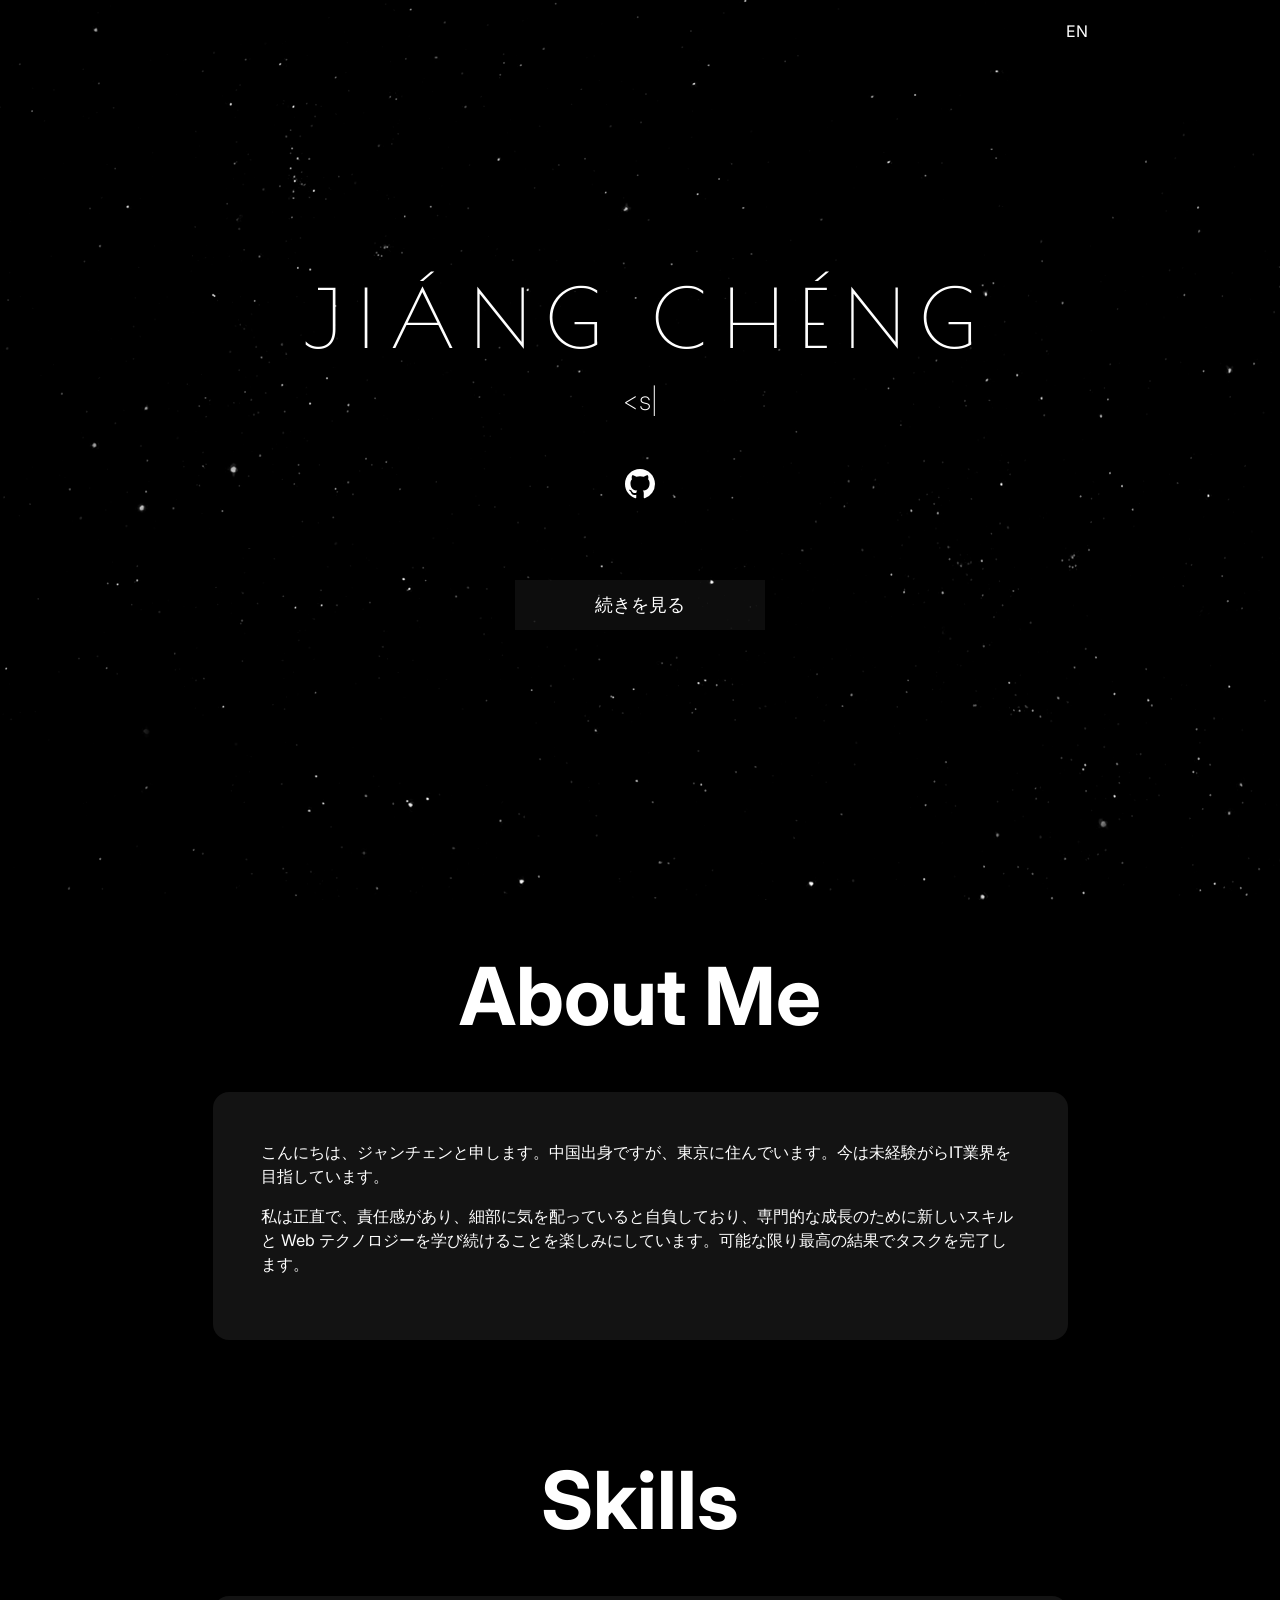
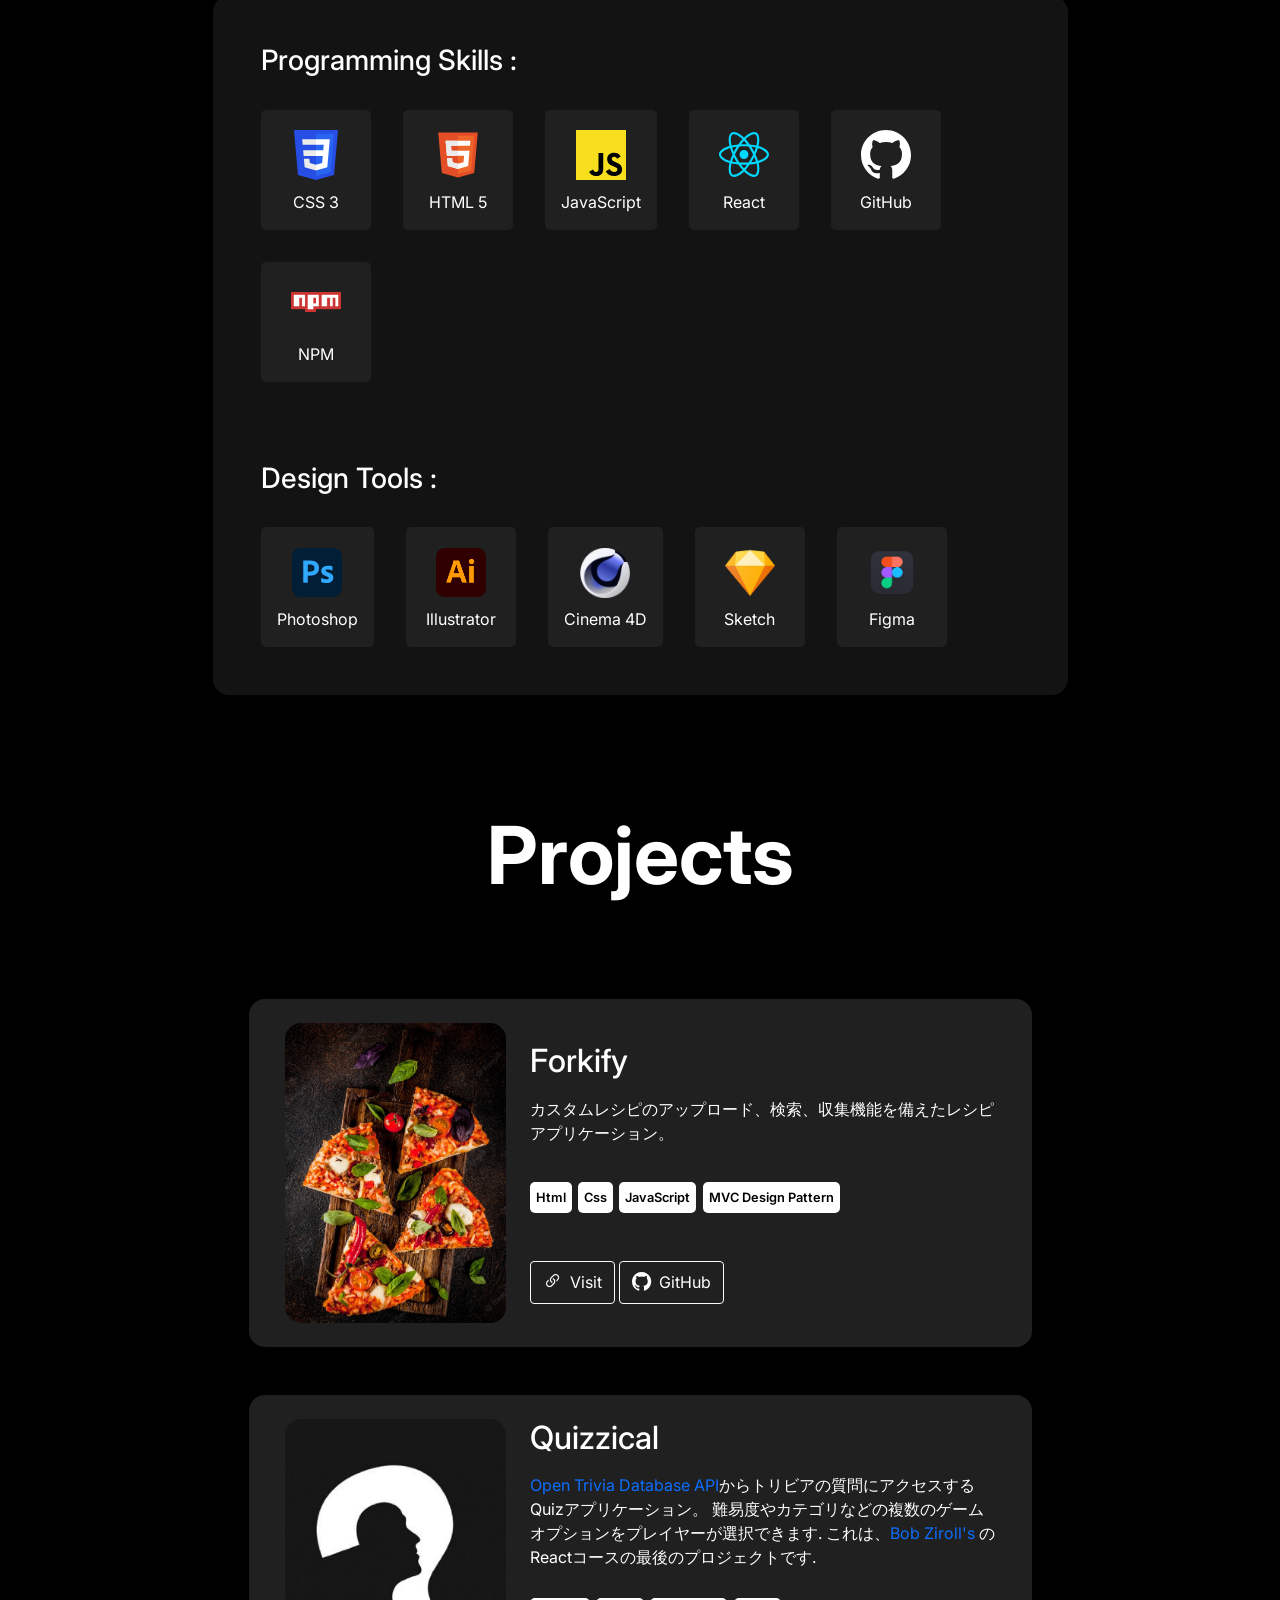
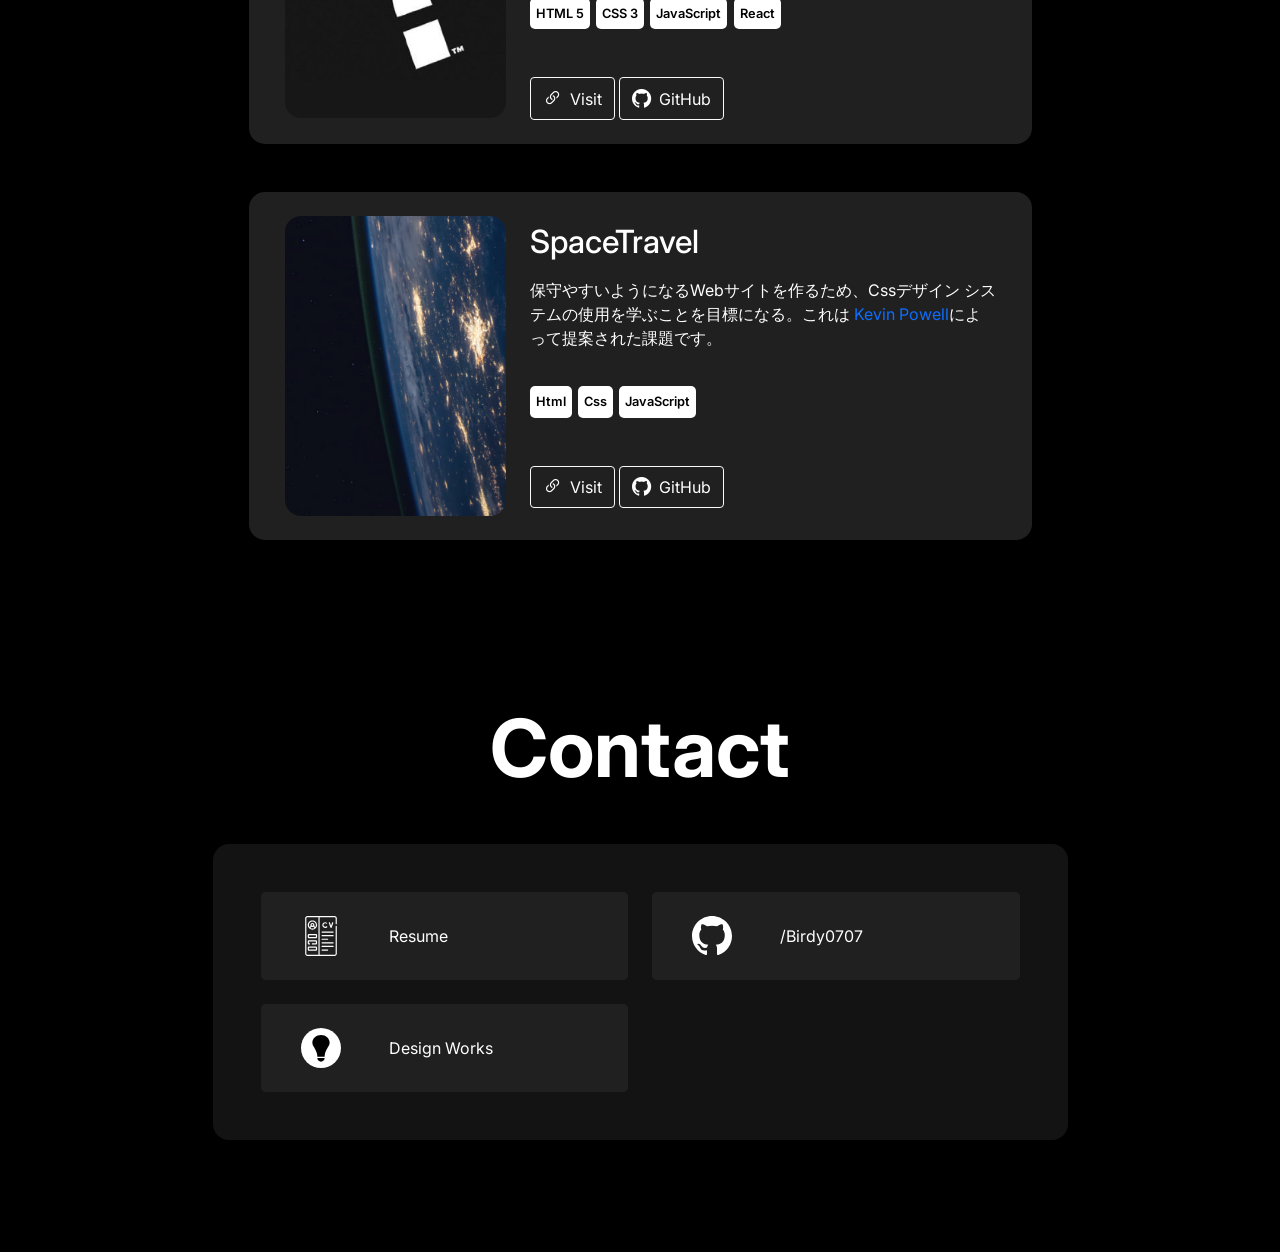
<file: index.html>
<!DOCTYPE html>
<html lang="es">
  <head>
    <meta charset="UTF-8" />
    <meta http-equiv="X-UA-Compatible" content="IE=edge" />
    <meta name="viewport" content="width=device-width, initial-scale=1.0" />
    <title>ジャンチェン</title>
    <meta
      name="description"
      content="こんにちは、ジャンチェンと申します。宜しくお願いします"
    />
    <meta
      name="image"
      property="og:image"
      content="https://gastonperez.ar/img/og-image.jpg"
    />
    <meta
      name="keywords"
      content="gaston perez, desarrollador web, web developer, dev, developer, resume, cv, portfolio"
    />
    <meta name="robots" content="index, follow" />
    <meta name="author" content="Gaston Perez" />
    <link rel="shortcut icon" href="favicon.png" type="image/x-icon" />
    <link rel="stylesheet" href="css/bootstrap.min.css" />
    <link rel="stylesheet" href="css/animate.min.css" />
    <link rel="stylesheet" href="css/styles.css" />
    <link rel="stylesheet" href="css/sweetalert2-dark-theme.css" />
    <script
      async
      src="https://www.googletagmanager.com/gtag/js?id=G-XEV41WTDQB"
    ></script>
    <script src="js/gtag.js"></script>
  </head>

  <body>
    <header>
      <div class="stars"></div>
      <div class="twinkling"></div>

      <a href="/en" class="btn-language">EN</a>

      <div
        class="name-container d-flex flex-column align-items-center justify-content-center"
      >
        <h1
          class="name text-nowrap text-uppercase animate__animated animate__fadeInDown delay-300ms"
        >
          Ji&aacute;ng ch&eacute;ng
        </h1>

        <div
          class="job-container animate__animated animate__fadeInLeftBig delay-800ms"
        >
          <h2 id="typed-job" class="job"></h2>
        </div>

        <ul
          class="header-links p-0 d-flex justify-content-between align-items-center"
        >
          <li></li>
          <li>
            <div class="animate__animated animate__fadeInDown delay-6500ms">
              <a href="https://github.com/B1rdy0707" target="_blank">
                <img src="img/skills/github.svg" alt="github" />
              </a>
            </div>
          </li>
          <li></li>
        </ul>

        <div
          class="animate__animated animate__zoomIn delay-7500ms btn-seeMore-box btn-seeMore-anim"
        >
          <button class="btn-seeMore">続きを見る</button>
        </div>
      </div>
    </header>

    <main>
      <div class="container pt-5">
        <section id="about" class="mb-6">
          <div class="row">
            <h2 class="mb-5 text-center display-1 fw-bold">About Me</h2>

            <div
              class="col-11 col-lg-9 p-4 p-sm-5 m-auto bg-secondary border-radius-1em"
            >
              <p>
                こんにちは、ジャンチェンと申します。中国出身ですが、東京に住んでいます。今は未経験がらIT業界を目指しています。
              </p>

              <p>
                私は正直で、責任感があり、細部に気を配っていると自負しており、専門的な成長のために新しいスキルと
                Web
                テクノロジーを学び続けることを楽しみにしています。可能な限り最高の結果でタスクを完了します。
              </p>
            </div>
          </div>
        </section>

        <section id="skills" class="mb-6">
          <div class="row">
            <h2 class="mb-5 text-center display-1 fw-bold">Skills</h2>

            <div
              class="col-11 col-lg-9 p-4 p-sm-5 m-auto bg-secondary border-radius-1em"
            >
              <div class="skills">
                <h3>Programming Skills :</h3>
                <ul>
                  <li>
                    <img src="img/skills/css-3.svg" alt="css3" />
                    <p>CSS 3</p>
                  </li>
                  <li>
                    <img src="img/skills/html-5.svg" alt="html5" />
                    <p>HTML 5</p>
                  </li>
                  <li>
                    <img src="img/skills/javascript.svg" alt="javascript" />
                    <p>JavaScript</p>
                  </li>
                  <li>
                    <img src="img/skills/react.svg" alt="react" />
                    <p>React</p>
                  </li>
                  <li>
                    <img src="img/skills/github.svg" alt="github" />
                    <p>GitHub</p>
                  </li>
                  <li>
                    <img src="img/skills/npm.png" alt="npm" />
                    <p>NPM</p>
                  </li>
                </ul>

                <h3>Design Tools :</h3>
                <ul>
                  <li>
                    <img src="img/skills/adobe-photoshop.svg" alt="photoshop" />
                    <p>Photoshop</p>
                  </li>
                  <li>
                    <img src="img/skills/illustrator.png" alt="trello" />
                    <p>Illustrator</p>
                  </li>
                  <li>
                    <img src="img/skills/Cinema4D.png" alt="uml" />
                    <p>Cinema 4D</p>
                  </li>
                  <li>
                    <img src="img/skills/sketch.png" alt="git" />
                    <p>Sketch</p>
                  </li>
                  <li>
                    <img src="img/skills/figma.png" alt="git" />
                    <p>Figma</p>
                  </li>
                </ul>
              </div>
            </div>
          </div>
        </section>

        <section id="projects" class="mb-6">
          <div class="row">
            <h2 class="mb-5 text-center display-1 fw-bold">Projects</h2>
            <!-- bg-secondary border-radius-1em -->
            <div class="col-11 col-lg-9 p-4 p-xl-5 m-auto">
              <article
                class="row p-1 pb-4 p-md-4 bg-tertiary border-radius-1em d-flex justify-content-between align-items-center"
              >
                <div class="col-12 col-lg-4 my-4 my-lg-0">
                  <img
                    src="img/projects/forkify.png"
                    alt="CoMAP"
                    class="img-fluid project-img"
                  />
                </div>

                <div class="col-12 col-lg-8">
                  <h2 class="mb-3">Forkify</h2>

                  <p class="mb-5 mb-md-4">
                    カスタムレシピのアップロード、検索、収集機能を備えたレシピアプリケーション。
                  </p>
                  <ul class="mb-5 tech-used">
                    <li>Html</li>
                    <li>Css</li>
                    <li>JavaScript</li>
                    <li>MVC Design Pattern</li>
                  </ul>

                  <div class="text-center text-md-start">
                    <a
                      href="https://forallpizza.netlify.app/"
                      target="_blank"
                      class="btn btn-outline-light project-btn"
                    >
                      <div
                        class="d-flex justify-content-center align-items-center"
                      >
                        <i class="bi bi-link-45deg me-2"></i>
                        <p class="m-0">Visit</p>
                      </div>
                    </a>

                    <a
                      href="https://github.com/B1rdy0707/forkify"
                      target="_blank"
                      class="btn btn-outline-light project-btn"
                    >
                      <div
                        class="d-flex justify-content-center align-items-center"
                      >
                        <i class="bi bi-github me-2"></i>
                        <p class="m-0">GitHub</p>
                      </div>
                    </a>
                  </div>
                </div>
              </article>

              <article
                class="row mt-5 p-1 pb-4 p-md-4 bg-tertiary border-radius-1em d-flex justify-content-between"
              >
                <div class="col-12 col-lg-4 my-4 my-lg-0">
                  <img
                    src="img/projects/quzzical.png"
                    alt="quizzical"
                    class="img-fluid project-img"
                  />
                </div>

                <div class="col-12 col-lg-8">
                  <h2 class="mb-3">Quizzical</h2>

                  <p class="mb-4 mb-md-3">
                    <a href="https://opentdb.com/" target="_blank"
                      >Open Trivia Database API</a
                    >からトリビアの質問にアクセスするQuizアプリケーション。
                    難易度やカテゴリなどの複数のゲーム
                    オプションをプレイヤーが選択できます. これは、<a
                      href="https://scrimba.com/learn/learnreact"
                      target="_blank"
                      >Bob Ziroll's</a
                    >
                    のReactコースの最後のプロジェクトです.
                  </p>

                  <ul class="mb-5 tech-used">
                    <li>HTML 5</li>
                    <li>CSS 3</li>
                    <li>JavaScript</li>
                    <li>React</li>
                  </ul>

                  <div class="text-center text-md-start">
                    <a
                      href="https://quizzical-scrimba.vercel.app/"
                      target="_blank"
                      class="btn btn-outline-light project-btn"
                    >
                      <div
                        class="d-flex justify-content-center align-items-center"
                      >
                        <i class="bi bi-link-45deg me-2"></i>
                        <p class="m-0">Visit</p>
                      </div>
                    </a>

                    <a
                      href="https://github.com/B1rdy0707/Quizzical"
                      target="_blank"
                      class="btn btn-outline-light project-btn"
                    >
                      <div
                        class="d-flex justify-content-center align-items-center"
                      >
                        <i class="bi bi-github me-2"></i>
                        <p class="m-0">GitHub</p>
                      </div>
                    </a>
                  </div>
                </div>
              </article>
              <article
                class="row mt-5 p-1 pb-4 p-md-4 bg-tertiary border-radius-1em d-flex justify-content-between align-items-center"
              >
                <div class="col-12 col-lg-4 my-4 my-lg-0">
                  <img
                    src="img/projects/space.jpg"
                    alt="Mercado Libre"
                    class="img-fluid project-img"
                  />
                </div>

                <div class="col-12 col-lg-8">
                  <h2 class="mb-3">SpaceTravel</h2>

                  <p class="mb-5 mb-md-4">
                    保守やすいようになるWebサイトを作るため、Cssデザイン
                    システムの使用を学ぶことを目標になる。これは
                    <a
                      href="https://scrimba.com/learn/spacetravel"
                      target="_blank"
                      >Kevin Powell</a
                    >によって提案された課題です。
                  </p>
                  <ul class="mb-5 tech-used">
                    <li>Html</li>
                    <li>Css</li>
                    <li>JavaScript</li>
                  </ul>

                  <div class="text-center text-md-start">
                    <a
                      href="https://spacewebsitebyenari.netlify.app/"
                      target="_blank"
                      class="btn btn-outline-light project-btn"
                    >
                      <div
                        class="d-flex justify-content-center align-items-center"
                      >
                        <i class="bi bi-link-45deg me-2"></i>
                        <p class="m-0">Visit</p>
                      </div>
                    </a>

                    <a
                      href="https://github.com/B1rdy0707/Space-website"
                      target="_blank"
                      class="btn btn-outline-light project-btn"
                    >
                      <div
                        class="d-flex justify-content-center align-items-center"
                      >
                        <i class="bi bi-github me-2"></i>
                        <p class="m-0">GitHub</p>
                      </div>
                    </a>
                  </div>
                </div>
              </article>
            </div>
          </div>
        </section>

        <section id="contact" class="mb-6">
          <div class="row">
            <h2 class="mb-5 text-center display-1 fw-bold">Contact</h2>

            <div
              class="col-11 col-lg-9 p-3 p-md-4 p-xl-5 m-auto bg-secondary border-radius-1em"
            >
              <div class="row g-4">
                <div class="col-12 col-md-6">
                  <a
                    href="img/resume/JIANGCHENG_Resume.pdf"
                    target="_blank"
                    class="p-4 bg-tertiary rounded-3 btn-contact d-flex justify-content-start align-items-center"
                  >
                    <!-- Icon designed by https://www.freepik.com from www.flaticon.es -->
                    <img
                      src="img/contact/cv.svg"
                      alt="resume"
                      class="contact-icon ms-sm-3 ms-md-0 ms-xl-3 me-3 me-sm-5 me-md-3 me-xl-5"
                    />
                    <p class="m-0 fs-0 fs-md-5">Resume</p>
                  </a>
                </div>

                <div class="col-12 col-md-6">
                  <a
                    href="https://github.com/B1rdy0707"
                    target="_blank"
                    class="p-4 bg-tertiary rounded-3 btn-contact d-flex justify-content-start align-items-center"
                  >
                    <img
                      src="img/skills/github.svg"
                      alt="github"
                      class="contact-icon ms-sm-3 ms-md-0 ms-xl-3 me-3 me-sm-5 me-md-3 me-xl-5"
                    />
                    <p class="m-0 fs-0 fs-md-5">/Birdy0707</p>
                  </a>
                </div>

                <div class="col-12 col-md-6">
                  <a
                    href="https://enariportfolio.netlify.app/index.html"
                    target="_blank"
                    class="p-4 bg-tertiary rounded-3 btn-contact d-flex justify-content-start align-items-center"
                  >
                    <img
                      src="img/contact/design.svg"
                      alt="github"
                      class="contact-icon ms-sm-3 ms-md-0 ms-xl-3 me-3 me-sm-5 me-md-3 me-xl-5"
                    />
                    <p class="m-0 fs-0 fs-md-5">Design Works</p>
                  </a>
                </div>
              </div>
            </div>
          </div>
        </section>
      </div>
    </main>

    <script src="js/bootstrap.bundle.min.js"></script>
    <script src="js/enable-tooltips.js"></script>
    <script src="js/btn-seeMore.js"></script>
    <script src="js/typed.js"></script>
    <script src="js/typed-job.js"></script>
    <script src="js/sweetalert2.min.js"></script>
    <script src="js/project-img-zoom.js"></script>
  </body>
</html>
</file>
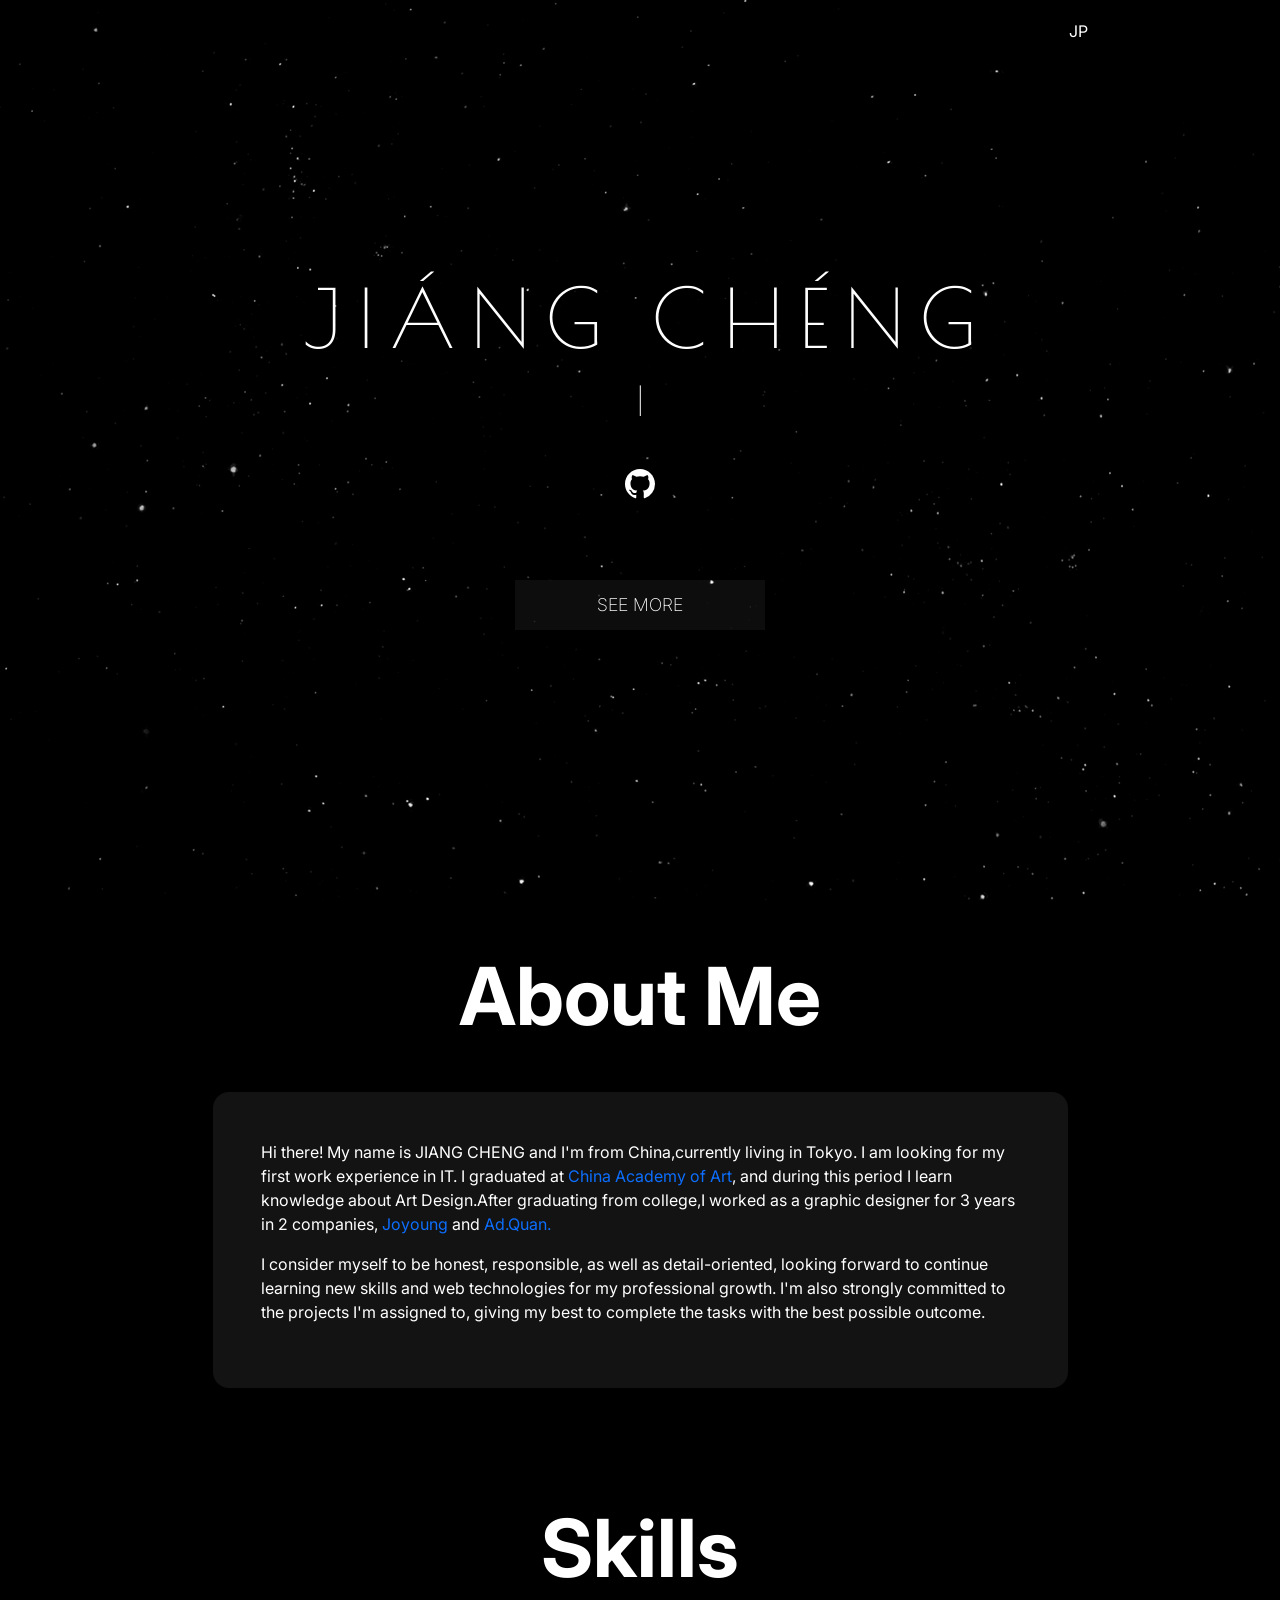
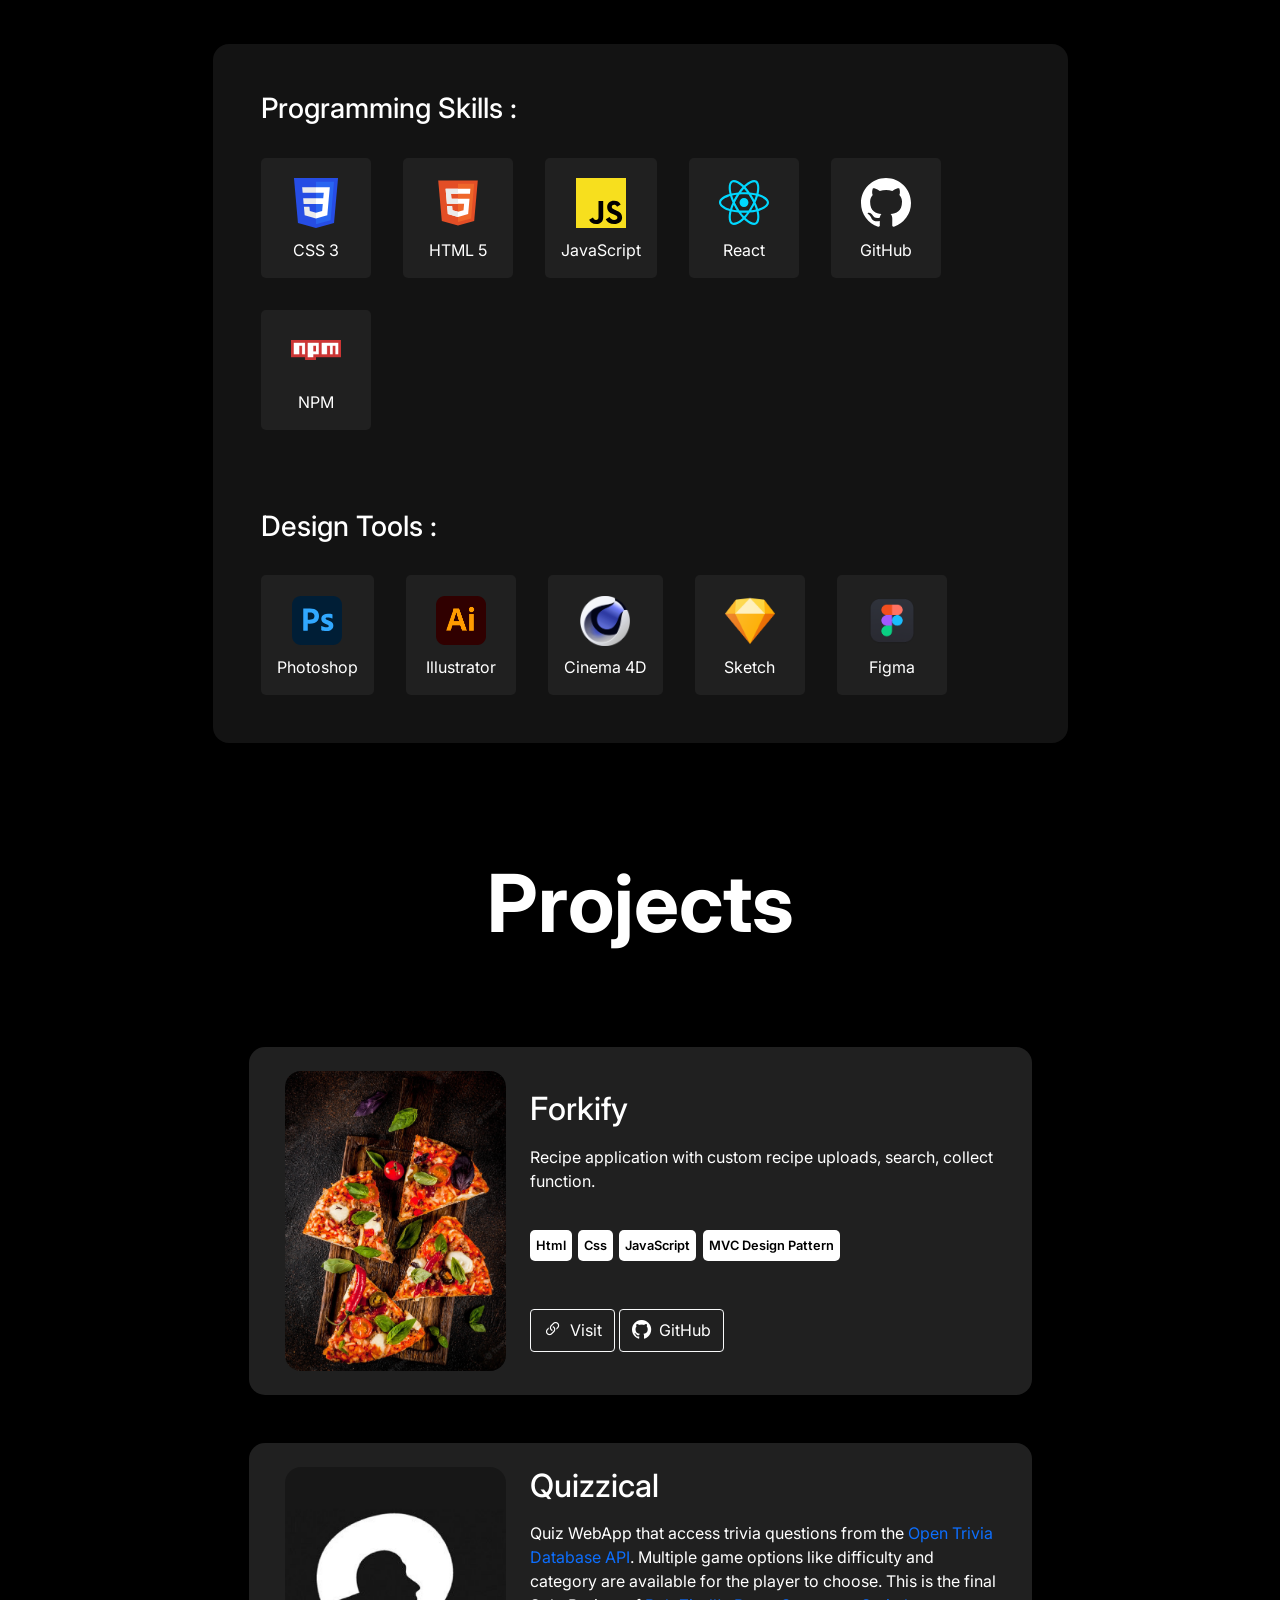
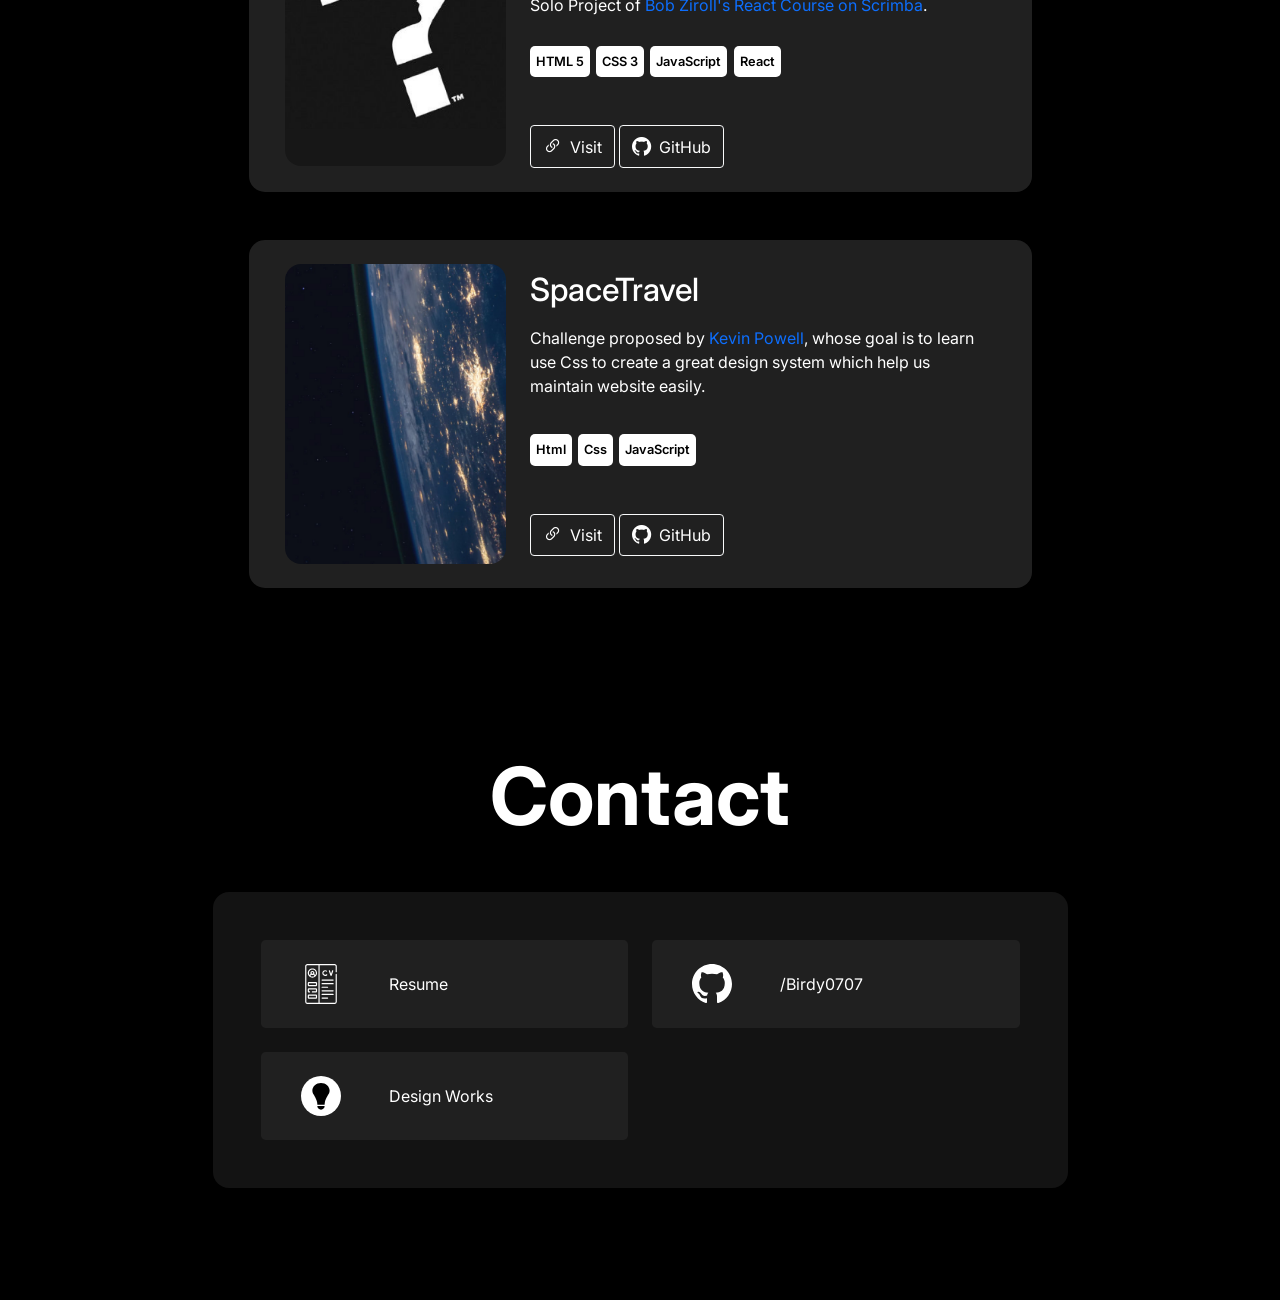
<file: en.html>
<!DOCTYPE html>
<html lang="en">
  <head>
    <meta charset="UTF-8" />
    <meta http-equiv="X-UA-Compatible" content="IE=edge" />
    <meta name="viewport" content="width=device-width, initial-scale=1.0" />
    <title>Ji&aacute;ng Ch&eacute;ng</title>
    <meta
      name="description"
      content="Hi there! My name is JiangCheng, I'm a Web Developer and I'm from China but currently living in Tokyo."
    />
    <meta name="image" property="og:image" />
    <meta
      name="keywords"
      content="web developer, dev, developer, resume, cv, portfolio"
    />
    <meta name="robots" content="index, follow" />
    <meta name="author" content="Gaston Perez" />
    <link rel="shortcut icon" href="favicon.png" type="image/x-icon" />
    <link rel="stylesheet" href="css/bootstrap.min.css" />
    <link rel="stylesheet" href="css/animate.min.css" />
    <link rel="stylesheet" href="css/styles.css" />
    <link rel="stylesheet" href="css/sweetalert2-dark-theme.css" />
    <script
      async
      src="https://www.googletagmanager.com/gtag/js?id=G-XEV41WTDQB"
    ></script>
    <script src="js/gtag.js"></script>
  </head>

  <body>
    <header>
      <div class="stars"></div>
      <div class="twinkling"></div>

      <a href="/" class="btn-language">JP</a>

      <div
        class="name-container d-flex flex-column align-items-center justify-content-center"
      >
        <h1
          class="name text-nowrap text-uppercase animate__animated animate__fadeInDown delay-300ms"
        >
          Ji&aacute;ng Ch&eacute;ng
        </h1>

        <div
          class="job-container animate__animated animate__fadeInLeftBig delay-800ms"
        >
          <h2 id="typed-job" class="job"></h2>
        </div>

        <ul
          class="header-links p-0 d-flex justify-content-between align-items-center"
        >
          <li>
            <!-- <div class="animate__animated animate__fadeInDown delay-6s">
              <a
                href="https://www.linkedin.com/in/gaston-ezequiel-perez/"
                target="_blank"
              >
                <img src="img/contact/linkedin.svg" alt="linkedin" />
              </a>
            </div> -->
          </li>
          <li>
            <div class="animate__animated animate__fadeInDown delay-6500ms">
              <a href="https://github.com/B1rdy0707" target="_blank">
                <img src="img/skills/github.svg" alt="github" />
              </a>
            </div>
          </li>
          <li>
            <!-- <div class="animate__animated animate__fadeInDown delay-7s">
              <a href="mailto:contact@gastonperez.ar">
                <img src="img/contact/email.svg" alt="email" />
              </a>
            </div> -->
          </li>
        </ul>

        <div
          class="animate__animated animate__zoomIn delay-7500ms btn-seeMore-box btn-seeMore-anim"
        >
          <button class="btn-seeMore">See More</button>
        </div>
      </div>
    </header>

    <main>
      <div class="container pt-5">
        <section id="about" class="mb-6">
          <div class="row">
            <h2 class="mb-5 text-center display-1 fw-bold">About Me</h2>

            <div
              class="col-11 col-lg-9 p-4 p-sm-5 m-auto bg-secondary border-radius-1em"
            >
              <p>
                Hi there! My name is JIANG CHENG and I'm from China,currently
                living in Tokyo. I am looking for my first work experience in
                IT. I graduated at
                <a
                  href="https://en.caa.edu.cn/about/schoolsdepartments/schoolofdesign/201712/12694.html"
                  target="_blank"
                  >China Academy of Art</a
                >, and during this period I learn knowledge about Art
                Design.After graduating from college,I worked as a graphic
                designer for 3 years in 2 companies,
                <a href="https://us.joyoung.com/" target="_blank">Joyoung</a>
                and
                <a href="https://en.adquan.com/" target="_blank">Ad.Quan.</a>
              </p>
              <p>
                I consider myself to be honest, responsible, as well as
                detail-oriented, looking forward to continue learning new skills
                and web technologies for my professional growth. I'm also
                strongly committed to the projects I'm assigned to, giving my
                best to complete the tasks with the best possible outcome.
              </p>
            </div>
          </div>
        </section>

        <section id="skills" class="mb-6">
          <div class="row">
            <h2 class="mb-5 text-center display-1 fw-bold">Skills</h2>

            <div
              class="col-11 col-lg-9 p-4 p-sm-5 m-auto bg-secondary border-radius-1em"
            >
              <div class="skills">
                <h3>Programming Skills :</h3>
                <ul>
                  <li>
                    <img src="img/skills/css-3.svg" alt="css3" />
                    <p>CSS 3</p>
                  </li>
                  <li>
                    <img src="img/skills/html-5.svg" alt="html5" />
                    <p>HTML 5</p>
                  </li>
                  <li>
                    <img src="img/skills/javascript.svg" alt="javascript" />
                    <p>JavaScript</p>
                  </li>
                  <li>
                    <img src="img/skills/react.svg" alt="react" />
                    <p>React</p>
                  </li>
                  <li>
                    <img src="img/skills/github.svg" alt="github" />
                    <p>GitHub</p>
                  </li>
                  <li>
                    <img src="img/skills/npm.png" alt="npm" />
                    <p>NPM</p>
                  </li>
                </ul>

                <h3>Design Tools :</h3>
                <ul>
                  <li>
                    <img src="img/skills/adobe-photoshop.svg" alt="photoshop" />
                    <p>Photoshop</p>
                  </li>
                  <li>
                    <img src="img/skills/illustrator.png" alt="trello" />
                    <p>Illustrator</p>
                  </li>
                  <li>
                    <img src="img/skills/Cinema4D.png" alt="uml" />
                    <p>Cinema 4D</p>
                  </li>
                  <li>
                    <img src="img/skills/sketch.png" alt="git" />
                    <p>Sketch</p>
                  </li>
                  <li>
                    <img src="img/skills/figma.png" alt="git" />
                    <p>Figma</p>
                  </li>
                </ul>
              </div>
            </div>
          </div>
        </section>

        <section id="projects" class="mb-6">
          <div class="row">
            <h2 class="mb-5 text-center display-1 fw-bold">Projects</h2>
            <!-- bg-secondary border-radius-1em -->
            <div class="col-11 col-lg-9 p-4 p-xl-5 m-auto">
              <article
                class="row p-1 pb-4 p-md-4 bg-tertiary border-radius-1em d-flex justify-content-between align-items-center"
              >
                <div class="col-12 col-lg-4 my-4 my-lg-0">
                  <img
                    src="img/projects/forkify.png"
                    alt="CoMAP"
                    class="img-fluid project-img"
                  />
                </div>

                <div class="col-12 col-lg-8">
                  <h2 class="mb-3">Forkify</h2>

                  <p class="mb-5 mb-md-4">
                    Recipe application with custom recipe uploads, search,
                    collect function.
                  </p>
                  <ul class="mb-5 tech-used">
                    <li>Html</li>
                    <li>Css</li>
                    <li>JavaScript</li>
                    <li>MVC Design Pattern</li>
                  </ul>

                  <div class="text-center text-md-start">
                    <a
                      href="https://forallpizza.netlify.app/"
                      target="_blank"
                      class="btn btn-outline-light project-btn"
                    >
                      <div
                        class="d-flex justify-content-center align-items-center"
                      >
                        <i class="bi bi-link-45deg me-2"></i>
                        <p class="m-0">Visit</p>
                      </div>
                    </a>

                    <a
                      href="https://github.com/B1rdy0707/forkify"
                      target="_blank"
                      class="btn btn-outline-light project-btn"
                    >
                      <div
                        class="d-flex justify-content-center align-items-center"
                      >
                        <i class="bi bi-github me-2"></i>
                        <p class="m-0">GitHub</p>
                      </div>
                    </a>
                  </div>
                </div>
              </article>

              <article
                class="row mt-5 p-1 pb-4 p-md-4 bg-tertiary border-radius-1em d-flex justify-content-between"
              >
                <div class="col-12 col-lg-4 my-4 my-lg-0">
                  <img
                    src="img/projects/quzzical.png"
                    alt="quizzical"
                    class="img-fluid project-img"
                  />
                </div>

                <div class="col-12 col-lg-8">
                  <h2 class="mb-3">Quizzical</h2>

                  <p class="mb-4 mb-md-3">
                    Quiz WebApp that access trivia questions from the
                    <a href="https://opentdb.com/" target="_blank"
                      >Open Trivia Database API</a
                    >. Multiple game options like difficulty and category are
                    available for the player to choose. This is the final Solo
                    Project of
                    <a
                      href="https://scrimba.com/learn/learnreact"
                      target="_blank"
                      >Bob Ziroll's React Course on Scrimba</a
                    >.
                  </p>

                  <ul class="mb-5 tech-used">
                    <li>HTML 5</li>
                    <li>CSS 3</li>
                    <li>JavaScript</li>
                    <li>React</li>
                  </ul>

                  <div class="text-center text-md-start">
                    <a
                      href="https://quizzical-scrimba.vercel.app/"
                      target="_blank"
                      class="btn btn-outline-light project-btn"
                    >
                      <div
                        class="d-flex justify-content-center align-items-center"
                      >
                        <i class="bi bi-link-45deg me-2"></i>
                        <p class="m-0">Visit</p>
                      </div>
                    </a>

                    <a
                      href="https://github.com/B1rdy0707/Quizzical"
                      target="_blank"
                      class="btn btn-outline-light project-btn"
                    >
                      <div
                        class="d-flex justify-content-center align-items-center"
                      >
                        <i class="bi bi-github me-2"></i>
                        <p class="m-0">GitHub</p>
                      </div>
                    </a>
                  </div>
                </div>
              </article>
              <article
                class="row mt-5 p-1 pb-4 p-md-4 bg-tertiary border-radius-1em d-flex justify-content-between align-items-center"
              >
                <div class="col-12 col-lg-4 my-4 my-lg-0">
                  <img
                    src="img/projects/space.jpg"
                    alt="Mercado Libre"
                    class="img-fluid project-img"
                  />
                </div>

                <div class="col-12 col-lg-8">
                  <h2 class="mb-3">SpaceTravel</h2>

                  <p class="mb-5 mb-md-4">
                    Challenge proposed by
                    <a
                      href="https://scrimba.com/learn/spacetravel"
                      target="_blank"
                      >Kevin Powell</a
                    >, whose goal is to learn use Css to create a great design
                    system which help us maintain website easily.
                  </p>
                  <ul class="mb-5 tech-used">
                    <li>Html</li>
                    <li>Css</li>
                    <li>JavaScript</li>
                  </ul>

                  <div class="text-center text-md-start">
                    <a
                      href="https://spacewebsitebyenari.netlify.app/"
                      target="_blank"
                      class="btn btn-outline-light project-btn"
                    >
                      <div
                        class="d-flex justify-content-center align-items-center"
                      >
                        <i class="bi bi-link-45deg me-2"></i>
                        <p class="m-0">Visit</p>
                      </div>
                    </a>

                    <a
                      href="https://github.com/B1rdy0707/Space-website"
                      target="_blank"
                      class="btn btn-outline-light project-btn"
                    >
                      <div
                        class="d-flex justify-content-center align-items-center"
                      >
                        <i class="bi bi-github me-2"></i>
                        <p class="m-0">GitHub</p>
                      </div>
                    </a>
                  </div>
                </div>
              </article>
            </div>
          </div>
        </section>

        <section id="contact" class="mb-6">
          <div class="row">
            <h2 class="mb-5 text-center display-1 fw-bold">Contact</h2>

            <div
              class="col-11 col-lg-9 p-3 p-md-4 p-xl-5 m-auto bg-secondary border-radius-1em"
            >
              <div class="row g-4">
                <div class="col-12 col-md-6">
                  <a
                    href="img/resume/JIANGCHENG_Resume.pdf"
                    target="_blank"
                    class="p-4 bg-tertiary rounded-3 btn-contact d-flex justify-content-start align-items-center"
                  >
                    <!-- Icon designed by https://www.freepik.com from www.flaticon.es -->
                    <img
                      src="img/contact/cv.svg"
                      alt="resume"
                      class="contact-icon ms-sm-3 ms-md-0 ms-xl-3 me-3 me-sm-5 me-md-3 me-xl-5"
                    />
                    <p class="m-0 fs-0 fs-md-5">Resume</p>
                  </a>
                </div>

                <div class="col-12 col-md-6">
                  <a
                    href="https://github.com/B1rdy0707"
                    target="_blank"
                    class="p-4 bg-tertiary rounded-3 btn-contact d-flex justify-content-start align-items-center"
                  >
                    <img
                      src="img/skills/github.svg"
                      alt="github"
                      class="contact-icon ms-sm-3 ms-md-0 ms-xl-3 me-3 me-sm-5 me-md-3 me-xl-5"
                    />
                    <p class="m-0 fs-0 fs-md-5">/Birdy0707</p>
                  </a>
                </div>

                <div class="col-12 col-md-6">
                  <a
                    href="https://enariportfolio.netlify.app/index.html"
                    target="_blank"
                    class="p-4 bg-tertiary rounded-3 btn-contact d-flex justify-content-start align-items-center"
                  >
                    <img
                      src="img/contact/design.svg"
                      alt="github"
                      class="contact-icon ms-sm-3 ms-md-0 ms-xl-3 me-3 me-sm-5 me-md-3 me-xl-5"
                    />
                    <p class="m-0 fs-0 fs-md-5">Design Works</p>
                  </a>
                </div>
              </div>
            </div>
          </div>
        </section>
      </div>
    </main>

    <script src="js/bootstrap.bundle.min.js"></script>
    <script src="js/enable-tooltips.js"></script>
    <script src="js/btn-seeMore.js"></script>
    <script src="js/typed.js"></script>
    <script src="js/typed-job-en.js"></script>
    <script src="js/sweetalert2.min.js"></script>
    <script src="js/project-img-zoom.js"></script>
  </body>
</html>
</file>
<file: css/styles.css>
@import url("https://fonts.googleapis.com/css2?family=Poiret+One&display=swap");
@import url("https://fonts.googleapis.com/css2?family=Inter:wght@100;200;300;400;500;600;700;800;900&display=swap");
@import url("https://cdn.jsdelivr.net/npm/bootstrap-icons@1.5.0/font/bootstrap-icons.css");

* {
  margin: 0;
  padding: 0;
  box-sizing: border-box;
  font-family: "Inter", sans-serif;
  scroll-behavior: smooth;
  background-color: #000;
  color: #fff;
}

header {
  height: 100vh;
}

main {
  position: relative;
  z-index: 10;
}

div,
p,
h1,
h2,
h3,
h4,
h5,
h6,
ul,
li,
img,
a,
i {
  background-color: transparent;
}

button {
  padding: 0;
  border: none;
  background: none;
  cursor: pointer;
}

a {
  text-decoration: none;
}

h2 {
  margin: 0;
}

ul {
  list-style: none;
}

img {
  -webkit-user-drag: none;
  -khtml-user-drag: none;
  -moz-user-drag: none;
  -o-user-drag: none;
}

::-webkit-scrollbar {
  width: 10px;
}

::-webkit-scrollbar-thumb {
  border-radius: 10px;
  background-color: #fff;
}

.typed-cursor {
  font-size: calc(0.8em + 1vw);
  font-weight: 200;
}

.mb-6 {
  margin-bottom: 7rem !important;
}

.bg-secondary {
  background-color: #131313 !important;
}

.bg-tertiary {
  background-color: #202020 !important;
}

.border-radius-1em {
  border-radius: 1em;
}

.btn-language {
  color: #fff;
  position: absolute;
  top: 1.5vw;
  right: 15vw;
  z-index: 3;
  transition: 0.15s;
}

.btn-language:hover {
  color: #fff;
}

.name-container {
  position: relative;
  z-index: 2;
  left: 50%;
  top: 50%;
  -webkit-transform: translate(-50%, -50%);
  transform: translate(-50%, -50%);
}

.name {
  font-size: calc(1em + 5vw);
  font-family: "Poiret One", sans-serif;
  font-weight: 400;
  letter-spacing: 1rem;
  background-color: inherit;
  margin-bottom: 1rem;
  margin-right: -1rem;
  text-align: center;
}

.job-container {
  height: 38px;
}

.job {
  display: inline-block;
  font-weight: 200;
  font-size: calc(0.8em + 1vw);
  background-color: inherit;
}

.job-after-typing {
  font-weight: 700;
}

.delay-300ms {
  animation-delay: 0.3s;
}

.delay-800ms {
  animation-delay: 0.8s;
}

.delay-6s {
  animation-delay: 6s;
}

.delay-6500ms {
  animation-delay: 6.5s;
}

.delay-7s {
  animation-delay: 7s;
}

.delay-7500ms {
  animation-delay: 7.5s;
}

.btn-seeMore {
  color: #fff;
  background: transparent;
  font-weight: 200;
  font-size: 1.1em;
  text-transform: uppercase;
}

.btn-seeMore-box {
  line-height: 50px;
  height: 50px;
  text-align: center;
  width: 250px;
  cursor: pointer;
  margin-top: 4rem;
}

.btn-seeMore-anim {
  color: #fff;
  transition: all 0.5s;
  position: relative;
}

.btn-seeMore-anim::before {
  content: "";
  position: absolute;
  top: 0;
  left: 0;
  width: 100%;
  height: 100%;
  z-index: 3;
  background-color: rgba(255, 255, 255, 0.05);
  transition: all 0.3s;
}

.btn-seeMore-anim:hover::before {
  opacity: 0;
  transform: scale(0.5, 0.5);
}

.btn-seeMore-anim::after {
  content: "";
  position: absolute;
  top: 0;
  left: 0;
  width: 100%;
  height: 100%;
  z-index: 3;
  opacity: 0;
  transition: all 0.3s;
  border: 1px solid rgba(255, 255, 255, 0.5);
  transform: scale(1.2, 1.2);
}

.btn-seeMore-anim:hover::after {
  opacity: 1;
  transform: scale(1, 1);
}

.header-links {
  width: 130px;
  margin-top: 3em;
}

.header-links li {
  transition: 0.15s;
}

.header-links li:hover {
  transform: scale(1.2);
}

.header-links li img {
  padding: 1px 0;
  width: 30px;
}

.skills h3 {
  margin: 0;
}

.skills ul {
  margin: 0;
  padding: 0;
  display: flex;
  justify-content: flex-start;
  flex-wrap: wrap;
  margin: 0 0 5em 0;
}

.skills ul:last-child {
  margin: 0;
}

.skills ul::after {
  content: "";
  flex: auto;
}

.skills li {
  min-width: 110px;
  height: 120px;
  display: flex;
  flex-direction: column;
  align-items: center;
  margin-right: 2em;
  margin-top: 2em;
  transition: 0.2s;
  background-color: #202020;
  border-radius: 5px;
  padding: 1em;
}

.skills li:hover {
  transform: scale(1.2);
}

.skills li:last-child {
  margin-right: 0;
}

.skills li p {
  margin: auto 0 0 0;
}

.skills img {
  width: 50px;
  margin: auto;
}

.project-img {
  border-radius: 1em;
  transition: 0.2s;
}

.project-img:hover {
  transform: scale(1.1);
  cursor: zoom-in;
}

.project-btn i {
  font-size: 1.2em;
  transition: 0.15s;
}

.project-btn:not(.project-btn-disabled):hover p,
.project-btn:not(.project-btn-disabled):hover i {
  color: #000;
}

.project-btn-disabled {
  cursor: not-allowed;
  opacity: 0.5;
}

.project-btn-disabled:hover {
  background-color: transparent;
}

.tech-used {
  padding: 0;
  display: flex;
  flex-wrap: wrap;
  align-items: center;
}

.tech-used li {
  background-color: #fff;
  color: #000;
  font-size: 0.8em;
  font-weight: 600;
  border-radius: 5px;
  padding: 6px;
  margin-right: 0.5em;
  margin-top: 1em;
}

.tech-used li:last-child {
  margin-right: 0;
}

.tech-used::after {
  content: "";
  flex: auto;
}

.btn-contact {
  cursor: pointer;
  transition: 0.15s;
}

.btn-contact:hover {
  transform: scale(1.05);
}

.contact-icon {
  width: 40px;
}

.team-work-text {
  font-weight: 200;
  font-size: 0.55em;
  background-color: inherit;
  margin-left: 14px;
}

.stars,
.twinkling {
  position: absolute;
  display: block;
  top: 0;
  bottom: 0;
  left: 0;
  right: 0;
}

.stars {
  z-index: 0;
  background: #000 url("../img/header/stars.png") repeat top center;
}

.twinkling {
  z-index: 1;
  background: transparent url("../img/header/twinkling.png") repeat top center;
  animation: move-twink-back 500s linear infinite;
}

@keyframes move-twink-back {
  from {
    background-position: 0 0;
  }
  to {
    background-position: -10000px 5000px;
  }
}

@media screen and (max-width: 991px) {
  .skills li {
    margin-right: 1em;
  }

  .contact-icon {
    width: 25px;
  }

  .btn-language {
    top: 5vh;
    right: 5vw;
  }

  .project-img:hover {
    transform: none;
    cursor: auto;
  }
  .project-img {
    height: 50vh;
    width: 90vw;
    object-fit: cover;
  }
}

@media screen and (max-width: 767px) {
  .contact-icon {
    width: 40px;
  }
  .project-img {
    height: 30vh;
    width: 90vw;
    object-fit: cover;
  }
}

@media screen and (max-width: 500px) {
  .project-img {
    height: 30vh;
    width: 90vw;
    object-fit: cover;
  }
  .skills ul {
    justify-content: space-around;
  }

  .skills ul::after {
    content: none;
    flex: none;
  }

  .skills li {
    margin-right: 0.5em;
  }

  .btn-language {
    top: 8vw;
    right: 8vw;
  }
}

@media screen and (max-width: 450px) {
  .name {
    font-size: 7vw;
  }

  .job {
    font-size: calc(1em + 1vw);
  }
}

@media screen and (max-width: 350px) {
  .name {
    font-size: 6vw;
  }

  .job {
    font-size: calc(0.8em + 1vw);
  }

  .team-work-text {
    display: block;
    margin: 10px 0 0 0;
  }
}
</file>
<file: css/sweetalert2-dark-theme.css>
/*
* @sweetalert2/themes v3.2.0
* Released under the MIT License.
*/

.swal2-popup.swal2-toast {
  flex-direction: row;
  align-items: center;
  width: auto;
  padding: 0.625em;
  overflow-y: hidden;
  background: #19191a;
  box-shadow: 0 0 0.625em #d9d9d9; }
  .swal2-popup.swal2-toast .swal2-header {
    flex-direction: row; }
  .swal2-popup.swal2-toast .swal2-title {
    flex-grow: 1;
    justify-content: flex-start;
    margin: 0 0.6em;
    font-size: 1em; }
  .swal2-popup.swal2-toast .swal2-footer {
    margin: 0.5em 0 0;
    padding: 0.5em 0 0;
    font-size: 0.8em; }
  .swal2-popup.swal2-toast .swal2-close {
    position: static;
    width: 0.8em;
    height: 0.8em;
    line-height: 0.8; }
  .swal2-popup.swal2-toast .swal2-content {
    justify-content: flex-start;
    font-size: 1em; }
  .swal2-popup.swal2-toast .swal2-icon {
    width: 2em;
    min-width: 2em;
    height: 2em;
    margin: 0; }
    .swal2-popup.swal2-toast .swal2-icon .swal2-icon-content {
      display: flex;
      align-items: center;
      font-size: 1.8em;
      font-weight: bold; }
      @media all and (-ms-high-contrast: none), (-ms-high-contrast: active) {
        .swal2-popup.swal2-toast .swal2-icon .swal2-icon-content {
          font-size: .25em; } }
    .swal2-popup.swal2-toast .swal2-icon.swal2-success .swal2-success-ring {
      width: 2em;
      height: 2em; }
    .swal2-popup.swal2-toast .swal2-icon.swal2-error [class^='swal2-x-mark-line'] {
      top: .875em;
      width: 1.375em; }
      .swal2-popup.swal2-toast .swal2-icon.swal2-error [class^='swal2-x-mark-line'][class$='left'] {
        left: .3125em; }
      .swal2-popup.swal2-toast .swal2-icon.swal2-error [class^='swal2-x-mark-line'][class$='right'] {
        right: .3125em; }
  .swal2-popup.swal2-toast .swal2-actions {
    flex-basis: auto !important;
    width: auto;
    height: auto;
    margin: 0 .3125em; }
  .swal2-popup.swal2-toast .swal2-styled {
    margin: 0 .3125em;
    padding: .3125em .625em;
    font-size: 1em; }
    .swal2-popup.swal2-toast .swal2-styled:focus {
      box-shadow: 0 0 0 1px #19191a, 0 0 0 3px rgba(63, 126, 188, 0.4); }
  .swal2-popup.swal2-toast .swal2-success {
    border-color: #a5dc86; }
    .swal2-popup.swal2-toast .swal2-success [class^='swal2-success-circular-line'] {
      position: absolute;
      width: 1.6em;
      height: 3em;
      transform: rotate(45deg);
      border-radius: 50%; }
      .swal2-popup.swal2-toast .swal2-success [class^='swal2-success-circular-line'][class$='left'] {
        top: -.8em;
        left: -.5em;
        transform: rotate(-45deg);
        transform-origin: 2em 2em;
        border-radius: 4em 0 0 4em; }
      .swal2-popup.swal2-toast .swal2-success [class^='swal2-success-circular-line'][class$='right'] {
        top: -.25em;
        left: .9375em;
        transform-origin: 0 1.5em;
        border-radius: 0 4em 4em 0; }
    .swal2-popup.swal2-toast .swal2-success .swal2-success-ring {
      width: 2em;
      height: 2em; }
    .swal2-popup.swal2-toast .swal2-success .swal2-success-fix {
      top: 0;
      left: .4375em;
      width: .4375em;
      height: 2.6875em; }
    .swal2-popup.swal2-toast .swal2-success [class^='swal2-success-line'] {
      height: .3125em; }
      .swal2-popup.swal2-toast .swal2-success [class^='swal2-success-line'][class$='tip'] {
        top: 1.125em;
        left: .1875em;
        width: .75em; }
      .swal2-popup.swal2-toast .swal2-success [class^='swal2-success-line'][class$='long'] {
        top: .9375em;
        right: .1875em;
        width: 1.375em; }
    .swal2-popup.swal2-toast .swal2-success.swal2-icon-show .swal2-success-line-tip {
      -webkit-animation: swal2-toast-animate-success-line-tip .75s;
              animation: swal2-toast-animate-success-line-tip .75s; }
    .swal2-popup.swal2-toast .swal2-success.swal2-icon-show .swal2-success-line-long {
      -webkit-animation: swal2-toast-animate-success-line-long .75s;
              animation: swal2-toast-animate-success-line-long .75s; }
  .swal2-popup.swal2-toast.swal2-show {
    -webkit-animation: swal2-toast-show 0.5s;
            animation: swal2-toast-show 0.5s; }
  .swal2-popup.swal2-toast.swal2-hide {
    -webkit-animation: swal2-toast-hide 0.1s forwards;
            animation: swal2-toast-hide 0.1s forwards; }

.swal2-container {
  display: flex;
  position: fixed;
  z-index: 1060;
  top: 0;
  right: 0;
  bottom: 0;
  left: 0;
  flex-direction: row;
  align-items: center;
  justify-content: center;
  padding: 0.625em;
  overflow-x: hidden;
  transition: background-color 0.1s;
  -webkit-overflow-scrolling: touch; }
  .swal2-container.swal2-backdrop-show, .swal2-container.swal2-noanimation {
    background: rgba(25, 25, 26, 0.75); }
  .swal2-container.swal2-backdrop-hide {
    background: transparent !important; }
  .swal2-container.swal2-top {
    align-items: flex-start; }
  .swal2-container.swal2-top-start, .swal2-container.swal2-top-left {
    align-items: flex-start;
    justify-content: flex-start; }
  .swal2-container.swal2-top-end, .swal2-container.swal2-top-right {
    align-items: flex-start;
    justify-content: flex-end; }
  .swal2-container.swal2-center {
    align-items: center; }
  .swal2-container.swal2-center-start, .swal2-container.swal2-center-left {
    align-items: center;
    justify-content: flex-start; }
  .swal2-container.swal2-center-end, .swal2-container.swal2-center-right {
    align-items: center;
    justify-content: flex-end; }
  .swal2-container.swal2-bottom {
    align-items: flex-end; }
  .swal2-container.swal2-bottom-start, .swal2-container.swal2-bottom-left {
    align-items: flex-end;
    justify-content: flex-start; }
  .swal2-container.swal2-bottom-end, .swal2-container.swal2-bottom-right {
    align-items: flex-end;
    justify-content: flex-end; }
  .swal2-container.swal2-bottom > :first-child,
  .swal2-container.swal2-bottom-start > :first-child,
  .swal2-container.swal2-bottom-left > :first-child,
  .swal2-container.swal2-bottom-end > :first-child,
  .swal2-container.swal2-bottom-right > :first-child {
    margin-top: auto; }
  .swal2-container.swal2-grow-fullscreen > .swal2-modal {
    display: flex !important;
    flex: 1;
    align-self: stretch;
    justify-content: center; }
  .swal2-container.swal2-grow-row > .swal2-modal {
    display: flex !important;
    flex: 1;
    align-content: center;
    justify-content: center; }
  .swal2-container.swal2-grow-column {
    flex: 1;
    flex-direction: column; }
    .swal2-container.swal2-grow-column.swal2-top, .swal2-container.swal2-grow-column.swal2-center, .swal2-container.swal2-grow-column.swal2-bottom {
      align-items: center; }
    .swal2-container.swal2-grow-column.swal2-top-start, .swal2-container.swal2-grow-column.swal2-center-start, .swal2-container.swal2-grow-column.swal2-bottom-start, .swal2-container.swal2-grow-column.swal2-top-left, .swal2-container.swal2-grow-column.swal2-center-left, .swal2-container.swal2-grow-column.swal2-bottom-left {
      align-items: flex-start; }
    .swal2-container.swal2-grow-column.swal2-top-end, .swal2-container.swal2-grow-column.swal2-center-end, .swal2-container.swal2-grow-column.swal2-bottom-end, .swal2-container.swal2-grow-column.swal2-top-right, .swal2-container.swal2-grow-column.swal2-center-right, .swal2-container.swal2-grow-column.swal2-bottom-right {
      align-items: flex-end; }
    .swal2-container.swal2-grow-column > .swal2-modal {
      display: flex !important;
      flex: 1;
      align-content: center;
      justify-content: center; }
  .swal2-container.swal2-no-transition {
    transition: none !important; }
  .swal2-container:not(.swal2-top):not(.swal2-top-start):not(.swal2-top-end):not(.swal2-top-left):not(.swal2-top-right):not(.swal2-center-start):not(.swal2-center-end):not(.swal2-center-left):not(.swal2-center-right):not(.swal2-bottom):not(.swal2-bottom-start):not(.swal2-bottom-end):not(.swal2-bottom-left):not(.swal2-bottom-right):not(.swal2-grow-fullscreen) > .swal2-modal {
    margin: auto; }
  @media all and (-ms-high-contrast: none), (-ms-high-contrast: active) {
    .swal2-container .swal2-modal {
      margin: 0 !important; } }

.swal2-popup {
  display: none;
  position: relative;
  box-sizing: border-box;
  flex-direction: column;
  justify-content: center;
  width: 32em;
  max-width: 100%;
  padding: 1.25em;
  border: none;
  border-radius: 0.3125em;
  background: #19191a;
  font-family: inherit;
  font-size: 1rem; }
  .swal2-popup:focus {
    outline: none; }
  .swal2-popup.swal2-loading {
    overflow-y: hidden; }

.swal2-header {
  display: flex;
  flex-direction: column;
  align-items: center; }

.swal2-title {
  position: relative;
  max-width: 100%;
  margin: 0 0 0.4em;
  padding: 0;
  color: #e1e1e1;
  font-size: 1.875em;
  font-weight: 600;
  text-align: center;
  text-transform: none;
  word-wrap: break-word; }

.swal2-actions {
  display: flex;
  z-index: 1;
  flex-wrap: wrap;
  align-items: center;
  justify-content: center;
  width: 100%;
  margin: 1.25em auto 0; }
  .swal2-actions:not(.swal2-loading) .swal2-styled[disabled] {
    opacity: .4; }
  .swal2-actions:not(.swal2-loading) .swal2-styled:hover {
    background-image: linear-gradient(rgba(0, 0, 0, 0.1), rgba(0, 0, 0, 0.1)); }
  .swal2-actions:not(.swal2-loading) .swal2-styled:active {
    background-image: linear-gradient(rgba(0, 0, 0, 0.2), rgba(0, 0, 0, 0.2)); }
  .swal2-actions.swal2-loading .swal2-styled.swal2-confirm {
    box-sizing: border-box;
    width: 2.5em;
    height: 2.5em;
    margin: .46875em;
    padding: 0;
    -webkit-animation: swal2-rotate-loading 1.5s linear 0s infinite normal;
            animation: swal2-rotate-loading 1.5s linear 0s infinite normal;
    border: .25em solid transparent;
    border-radius: 100%;
    border-color: transparent;
    background-color: transparent !important;
    color: transparent !important;
    cursor: default;
    -webkit-user-select: none;
       -moz-user-select: none;
        -ms-user-select: none;
            user-select: none; }
  .swal2-actions.swal2-loading .swal2-styled.swal2-cancel {
    margin-right: 30px;
    margin-left: 30px; }
  .swal2-actions.swal2-loading :not(.swal2-styled).swal2-confirm::after {
    content: '';
    display: inline-block;
    width: 15px;
    height: 15px;
    margin-left: 5px;
    -webkit-animation: swal2-rotate-loading 1.5s linear 0s infinite normal;
            animation: swal2-rotate-loading 1.5s linear 0s infinite normal;
    border: 3px solid #999999;
    border-radius: 50%;
    border-right-color: transparent;
    box-shadow: 1px 1px 1px #fff; }

.swal2-styled {
  margin: .3125em;
  padding: .625em 2em;
  box-shadow: none;
  font-weight: 500; }
  .swal2-styled:not([disabled]) {
    cursor: pointer; }
  .swal2-styled.swal2-confirm {
    border: 0;
    border-radius: 0.25em;
    background: initial;
    background-color: #3085d6;
    color: #fff;
    font-size: 1.0625em; }
  .swal2-styled.swal2-cancel {
    border: 0;
    border-radius: 0.25em;
    background: initial;
    background-color: #aaa;
    color: #fff;
    font-size: 1.0625em; }
  .swal2-styled:focus {
    outline: none;
    box-shadow: 0 0 0 1px #19191a, 0 0 0 3px rgba(63, 126, 188, 0.4); }
  .swal2-styled::-moz-focus-inner {
    border: 0; }

.swal2-footer {
  justify-content: center;
  margin: 1.25em 0 0;
  padding: 1em 0 0;
  border-top: 1px solid #555;
  color: #bbbbbb;
  font-size: 1em; }

.swal2-timer-progress-bar-container {
  position: absolute;
  right: 0;
  bottom: 0;
  left: 0;
  height: 0.25em;
  overflow: hidden;
  border-bottom-right-radius: 0.3125em;
  border-bottom-left-radius: 0.3125em; }

.swal2-timer-progress-bar {
  width: 100%;
  height: 0.25em;
  background: rgba(225, 225, 225, 0.6); }

.swal2-image {
  max-width: 100%;
  margin: 1.25em auto; }

.swal2-close {
  position: absolute;
  z-index: 2;
  top: 0;
  right: 0;
  align-items: center;
  justify-content: center;
  width: 1.2em;
  height: 1.2em;
  padding: 0;
  overflow: hidden;
  transition: color 0.1s ease-out;
  border: none;
  border-radius: 0;
  background: transparent;
  color: #cccccc;
  font-family: serif;
  font-size: 2.5em;
  line-height: 1.2;
  cursor: pointer; }
  .swal2-close:hover {
    transform: none;
    background: transparent;
    color: #f27474; }
  .swal2-close::-moz-focus-inner {
    border: 0; }

.swal2-content {
  z-index: 1;
  justify-content: center;
  margin: 0;
  padding: 0;
  color: #e1e1e1;
  font-size: 1.125em;
  font-weight: normal;
  line-height: normal;
  text-align: center;
  word-wrap: break-word; }

.swal2-input,
.swal2-file,
.swal2-textarea,
.swal2-select,
.swal2-radio,
.swal2-checkbox {
  margin: 1em auto; }

.swal2-input,
.swal2-file,
.swal2-textarea {
  box-sizing: border-box;
  width: 100%;
  transition: border-color 0.3s, box-shadow 0.3s;
  border: 1px solid #d9d9d9;
  border-radius: 0.1875em;
  background: #323234;
  box-shadow: inset 0 1px 1px rgba(0, 0, 0, 0.06);
  color: #e1e1e1;
  font-size: 1.125em; }
  .swal2-input.swal2-inputerror,
  .swal2-file.swal2-inputerror,
  .swal2-textarea.swal2-inputerror {
    border-color: #f27474 !important;
    box-shadow: 0 0 2px #f27474 !important; }
  .swal2-input:focus,
  .swal2-file:focus,
  .swal2-textarea:focus {
    border: 1px solid #b4dbed;
    outline: none;
    box-shadow: 0 0 3px #c4e6f5; }
  .swal2-input::-webkit-input-placeholder, .swal2-file::-webkit-input-placeholder, .swal2-textarea::-webkit-input-placeholder {
    color: #cccccc; }
  .swal2-input::-moz-placeholder, .swal2-file::-moz-placeholder, .swal2-textarea::-moz-placeholder {
    color: #cccccc; }
  .swal2-input:-ms-input-placeholder, .swal2-file:-ms-input-placeholder, .swal2-textarea:-ms-input-placeholder {
    color: #cccccc; }
  .swal2-input::-ms-input-placeholder, .swal2-file::-ms-input-placeholder, .swal2-textarea::-ms-input-placeholder {
    color: #cccccc; }
  .swal2-input::placeholder,
  .swal2-file::placeholder,
  .swal2-textarea::placeholder {
    color: #cccccc; }

.swal2-range {
  margin: 1em auto;
  background: #19191a; }
  .swal2-range input {
    width: 80%; }
  .swal2-range output {
    width: 20%;
    color: #e1e1e1;
    font-weight: 600;
    text-align: center; }
  .swal2-range input,
  .swal2-range output {
    height: 2.625em;
    padding: 0;
    font-size: 1.125em;
    line-height: 2.625em; }

.swal2-input {
  height: 2.625em;
  padding: 0 0.75em; }
  .swal2-input[type='number'] {
    max-width: 10em; }

.swal2-file {
  background: #323234;
  font-size: 1.125em; }

.swal2-textarea {
  height: 6.75em;
  padding: 0.75em; }

.swal2-select {
  min-width: 50%;
  max-width: 100%;
  padding: .375em .625em;
  background: #323234;
  color: #e1e1e1;
  font-size: 1.125em; }

.swal2-radio,
.swal2-checkbox {
  align-items: center;
  justify-content: center;
  background: #19191a;
  color: #e1e1e1; }
  .swal2-radio label,
  .swal2-checkbox label {
    margin: 0 .6em;
    font-size: 1.125em; }
  .swal2-radio input,
  .swal2-checkbox input {
    margin: 0 .4em; }

.swal2-validation-message {
  display: none;
  align-items: center;
  justify-content: center;
  padding: 0.625em;
  overflow: hidden;
  background: #323234;
  color: #e1e1e1;
  font-size: 1em;
  font-weight: 300; }
  .swal2-validation-message::before {
    content: '!';
    display: inline-block;
    width: 1.5em;
    min-width: 1.5em;
    height: 1.5em;
    margin: 0 .625em;
    border-radius: 50%;
    background-color: #f27474;
    color: #fff;
    font-weight: 600;
    line-height: 1.5em;
    text-align: center; }

.swal2-icon {
  position: relative;
  box-sizing: content-box;
  justify-content: center;
  width: 5em;
  height: 5em;
  margin: 1.25em auto 1.875em;
  border: .25em solid transparent;
  border-radius: 50%;
  font-family: inherit;
  line-height: 5em;
  cursor: default;
  -webkit-user-select: none;
     -moz-user-select: none;
      -ms-user-select: none;
          user-select: none; }
  .swal2-icon .swal2-icon-content {
    display: flex;
    align-items: center;
    font-size: 3.75em; }
  .swal2-icon.swal2-error {
    border-color: #f27474;
    color: #f27474; }
    .swal2-icon.swal2-error .swal2-x-mark {
      position: relative;
      flex-grow: 1; }
    .swal2-icon.swal2-error [class^='swal2-x-mark-line'] {
      display: block;
      position: absolute;
      top: 2.3125em;
      width: 2.9375em;
      height: .3125em;
      border-radius: .125em;
      background-color: #f27474; }
      .swal2-icon.swal2-error [class^='swal2-x-mark-line'][class$='left'] {
        left: 1.0625em;
        transform: rotate(45deg); }
      .swal2-icon.swal2-error [class^='swal2-x-mark-line'][class$='right'] {
        right: 1em;
        transform: rotate(-45deg); }
    .swal2-icon.swal2-error.swal2-icon-show {
      -webkit-animation: swal2-animate-error-icon .5s;
              animation: swal2-animate-error-icon .5s; }
      .swal2-icon.swal2-error.swal2-icon-show .swal2-x-mark {
        -webkit-animation: swal2-animate-error-x-mark .5s;
                animation: swal2-animate-error-x-mark .5s; }
  .swal2-icon.swal2-warning {
    border-color: #facea8;
    color: #f8bb86; }
  .swal2-icon.swal2-info {
    border-color: #9de0f6;
    color: #3fc3ee; }
  .swal2-icon.swal2-question {
    border-color: #c9dae1;
    color: #87adbd; }
  .swal2-icon.swal2-success {
    border-color: #a5dc86;
    color: #a5dc86; }
    .swal2-icon.swal2-success [class^='swal2-success-circular-line'] {
      position: absolute;
      width: 3.75em;
      height: 7.5em;
      transform: rotate(45deg);
      border-radius: 50%; }
      .swal2-icon.swal2-success [class^='swal2-success-circular-line'][class$='left'] {
        top: -.4375em;
        left: -2.0635em;
        transform: rotate(-45deg);
        transform-origin: 3.75em 3.75em;
        border-radius: 7.5em 0 0 7.5em; }
      .swal2-icon.swal2-success [class^='swal2-success-circular-line'][class$='right'] {
        top: -.6875em;
        left: 1.875em;
        transform: rotate(-45deg);
        transform-origin: 0 3.75em;
        border-radius: 0 7.5em 7.5em 0; }
    .swal2-icon.swal2-success .swal2-success-ring {
      position: absolute;
      z-index: 2;
      top: -.25em;
      left: -.25em;
      box-sizing: content-box;
      width: 100%;
      height: 100%;
      border: 0.25em solid rgba(165, 220, 134, 0.3);
      border-radius: 50%; }
    .swal2-icon.swal2-success .swal2-success-fix {
      position: absolute;
      z-index: 1;
      top: .5em;
      left: 1.625em;
      width: .4375em;
      height: 5.625em;
      transform: rotate(-45deg); }
    .swal2-icon.swal2-success [class^='swal2-success-line'] {
      display: block;
      position: absolute;
      z-index: 2;
      height: .3125em;
      border-radius: .125em;
      background-color: #a5dc86; }
      .swal2-icon.swal2-success [class^='swal2-success-line'][class$='tip'] {
        top: 2.875em;
        left: .8125em;
        width: 1.5625em;
        transform: rotate(45deg); }
      .swal2-icon.swal2-success [class^='swal2-success-line'][class$='long'] {
        top: 2.375em;
        right: .5em;
        width: 2.9375em;
        transform: rotate(-45deg); }
    .swal2-icon.swal2-success.swal2-icon-show .swal2-success-line-tip {
      -webkit-animation: swal2-animate-success-line-tip .75s;
              animation: swal2-animate-success-line-tip .75s; }
    .swal2-icon.swal2-success.swal2-icon-show .swal2-success-line-long {
      -webkit-animation: swal2-animate-success-line-long .75s;
              animation: swal2-animate-success-line-long .75s; }
    .swal2-icon.swal2-success.swal2-icon-show .swal2-success-circular-line-right {
      -webkit-animation: swal2-rotate-success-circular-line 4.25s ease-in;
              animation: swal2-rotate-success-circular-line 4.25s ease-in; }

.swal2-progress-steps {
  align-items: center;
  margin: 0 0 1.25em;
  padding: 0;
  background: inherit;
  font-weight: 600; }
  .swal2-progress-steps li {
    display: inline-block;
    position: relative; }
  .swal2-progress-steps .swal2-progress-step {
    z-index: 20;
    width: 2em;
    height: 2em;
    border-radius: 2em;
    background: #3085d6;
    color: #fff;
    line-height: 2em;
    text-align: center; }
    .swal2-progress-steps .swal2-progress-step.swal2-active-progress-step {
      background: #3085d6; }
      .swal2-progress-steps .swal2-progress-step.swal2-active-progress-step ~ .swal2-progress-step {
        background: #58585b;
        color: #fff; }
      .swal2-progress-steps .swal2-progress-step.swal2-active-progress-step ~ .swal2-progress-step-line {
        background: #58585b; }
  .swal2-progress-steps .swal2-progress-step-line {
    z-index: 10;
    width: 2.5em;
    height: .4em;
    margin: 0 -1px;
    background: #3085d6; }

[class^='swal2'] {
  -webkit-tap-highlight-color: transparent; }

.swal2-show {
  -webkit-animation: swal2-show 0.3s;
          animation: swal2-show 0.3s; }

.swal2-hide {
  -webkit-animation: swal2-hide 0.15s forwards;
          animation: swal2-hide 0.15s forwards; }

.swal2-noanimation {
  transition: none; }

.swal2-scrollbar-measure {
  position: absolute;
  top: -9999px;
  width: 50px;
  height: 50px;
  overflow: scroll; }

.swal2-rtl .swal2-close {
  right: auto;
  left: 0; }

.swal2-rtl .swal2-timer-progress-bar {
  right: 0;
  left: auto; }

@supports (-ms-accelerator: true) {
  .swal2-range input {
    width: 100% !important; }
  .swal2-range output {
    display: none; } }

@media all and (-ms-high-contrast: none), (-ms-high-contrast: active) {
  .swal2-range input {
    width: 100% !important; }
  .swal2-range output {
    display: none; } }

@-moz-document url-prefix() {
  .swal2-close:focus {
    outline: 2px solid rgba(63, 126, 188, 0.4); } }

@-webkit-keyframes swal2-toast-show {
  0% {
    transform: translateY(-0.625em) rotateZ(2deg); }
  33% {
    transform: translateY(0) rotateZ(-2deg); }
  66% {
    transform: translateY(0.3125em) rotateZ(2deg); }
  100% {
    transform: translateY(0) rotateZ(0deg); } }

@keyframes swal2-toast-show {
  0% {
    transform: translateY(-0.625em) rotateZ(2deg); }
  33% {
    transform: translateY(0) rotateZ(-2deg); }
  66% {
    transform: translateY(0.3125em) rotateZ(2deg); }
  100% {
    transform: translateY(0) rotateZ(0deg); } }

@-webkit-keyframes swal2-toast-hide {
  100% {
    transform: rotateZ(1deg);
    opacity: 0; } }

@keyframes swal2-toast-hide {
  100% {
    transform: rotateZ(1deg);
    opacity: 0; } }

@-webkit-keyframes swal2-toast-animate-success-line-tip {
  0% {
    top: .5625em;
    left: .0625em;
    width: 0; }
  54% {
    top: .125em;
    left: .125em;
    width: 0; }
  70% {
    top: .625em;
    left: -.25em;
    width: 1.625em; }
  84% {
    top: 1.0625em;
    left: .75em;
    width: .5em; }
  100% {
    top: 1.125em;
    left: .1875em;
    width: .75em; } }

@keyframes swal2-toast-animate-success-line-tip {
  0% {
    top: .5625em;
    left: .0625em;
    width: 0; }
  54% {
    top: .125em;
    left: .125em;
    width: 0; }
  70% {
    top: .625em;
    left: -.25em;
    width: 1.625em; }
  84% {
    top: 1.0625em;
    left: .75em;
    width: .5em; }
  100% {
    top: 1.125em;
    left: .1875em;
    width: .75em; } }

@-webkit-keyframes swal2-toast-animate-success-line-long {
  0% {
    top: 1.625em;
    right: 1.375em;
    width: 0; }
  65% {
    top: 1.25em;
    right: .9375em;
    width: 0; }
  84% {
    top: .9375em;
    right: 0;
    width: 1.125em; }
  100% {
    top: .9375em;
    right: .1875em;
    width: 1.375em; } }

@keyframes swal2-toast-animate-success-line-long {
  0% {
    top: 1.625em;
    right: 1.375em;
    width: 0; }
  65% {
    top: 1.25em;
    right: .9375em;
    width: 0; }
  84% {
    top: .9375em;
    right: 0;
    width: 1.125em; }
  100% {
    top: .9375em;
    right: .1875em;
    width: 1.375em; } }

@-webkit-keyframes swal2-show {
  0% {
    transform: scale(0.7); }
  45% {
    transform: scale(1.05); }
  80% {
    transform: scale(0.95); }
  100% {
    transform: scale(1); } }

@keyframes swal2-show {
  0% {
    transform: scale(0.7); }
  45% {
    transform: scale(1.05); }
  80% {
    transform: scale(0.95); }
  100% {
    transform: scale(1); } }

@-webkit-keyframes swal2-hide {
  0% {
    transform: scale(1);
    opacity: 1; }
  100% {
    transform: scale(0.5);
    opacity: 0; } }

@keyframes swal2-hide {
  0% {
    transform: scale(1);
    opacity: 1; }
  100% {
    transform: scale(0.5);
    opacity: 0; } }

@-webkit-keyframes swal2-animate-success-line-tip {
  0% {
    top: 1.1875em;
    left: .0625em;
    width: 0; }
  54% {
    top: 1.0625em;
    left: .125em;
    width: 0; }
  70% {
    top: 2.1875em;
    left: -.375em;
    width: 3.125em; }
  84% {
    top: 3em;
    left: 1.3125em;
    width: 1.0625em; }
  100% {
    top: 2.8125em;
    left: .8125em;
    width: 1.5625em; } }

@keyframes swal2-animate-success-line-tip {
  0% {
    top: 1.1875em;
    left: .0625em;
    width: 0; }
  54% {
    top: 1.0625em;
    left: .125em;
    width: 0; }
  70% {
    top: 2.1875em;
    left: -.375em;
    width: 3.125em; }
  84% {
    top: 3em;
    left: 1.3125em;
    width: 1.0625em; }
  100% {
    top: 2.8125em;
    left: .8125em;
    width: 1.5625em; } }

@-webkit-keyframes swal2-animate-success-line-long {
  0% {
    top: 3.375em;
    right: 2.875em;
    width: 0; }
  65% {
    top: 3.375em;
    right: 2.875em;
    width: 0; }
  84% {
    top: 2.1875em;
    right: 0;
    width: 3.4375em; }
  100% {
    top: 2.375em;
    right: .5em;
    width: 2.9375em; } }

@keyframes swal2-animate-success-line-long {
  0% {
    top: 3.375em;
    right: 2.875em;
    width: 0; }
  65% {
    top: 3.375em;
    right: 2.875em;
    width: 0; }
  84% {
    top: 2.1875em;
    right: 0;
    width: 3.4375em; }
  100% {
    top: 2.375em;
    right: .5em;
    width: 2.9375em; } }

@-webkit-keyframes swal2-rotate-success-circular-line {
  0% {
    transform: rotate(-45deg); }
  5% {
    transform: rotate(-45deg); }
  12% {
    transform: rotate(-405deg); }
  100% {
    transform: rotate(-405deg); } }

@keyframes swal2-rotate-success-circular-line {
  0% {
    transform: rotate(-45deg); }
  5% {
    transform: rotate(-45deg); }
  12% {
    transform: rotate(-405deg); }
  100% {
    transform: rotate(-405deg); } }

@-webkit-keyframes swal2-animate-error-x-mark {
  0% {
    margin-top: 1.625em;
    transform: scale(0.4);
    opacity: 0; }
  50% {
    margin-top: 1.625em;
    transform: scale(0.4);
    opacity: 0; }
  80% {
    margin-top: -.375em;
    transform: scale(1.15); }
  100% {
    margin-top: 0;
    transform: scale(1);
    opacity: 1; } }

@keyframes swal2-animate-error-x-mark {
  0% {
    margin-top: 1.625em;
    transform: scale(0.4);
    opacity: 0; }
  50% {
    margin-top: 1.625em;
    transform: scale(0.4);
    opacity: 0; }
  80% {
    margin-top: -.375em;
    transform: scale(1.15); }
  100% {
    margin-top: 0;
    transform: scale(1);
    opacity: 1; } }

@-webkit-keyframes swal2-animate-error-icon {
  0% {
    transform: rotateX(100deg);
    opacity: 0; }
  100% {
    transform: rotateX(0deg);
    opacity: 1; } }

@keyframes swal2-animate-error-icon {
  0% {
    transform: rotateX(100deg);
    opacity: 0; }
  100% {
    transform: rotateX(0deg);
    opacity: 1; } }

@-webkit-keyframes swal2-rotate-loading {
  0% {
    transform: rotate(0deg); }
  100% {
    transform: rotate(360deg); } }

@keyframes swal2-rotate-loading {
  0% {
    transform: rotate(0deg); }
  100% {
    transform: rotate(360deg); } }

body.swal2-shown:not(.swal2-no-backdrop):not(.swal2-toast-shown) {
  overflow: hidden; }

body.swal2-height-auto {
  height: auto !important; }

body.swal2-no-backdrop .swal2-container {
  top: auto;
  right: auto;
  bottom: auto;
  left: auto;
  max-width: calc(100% - 0.625em * 2);
  background-color: transparent !important; }
  body.swal2-no-backdrop .swal2-container > .swal2-modal {
    box-shadow: 0 0 10px rgba(25, 25, 26, 0.75); }
  body.swal2-no-backdrop .swal2-container.swal2-top {
    top: 0;
    left: 50%;
    transform: translateX(-50%); }
  body.swal2-no-backdrop .swal2-container.swal2-top-start, body.swal2-no-backdrop .swal2-container.swal2-top-left {
    top: 0;
    left: 0; }
  body.swal2-no-backdrop .swal2-container.swal2-top-end, body.swal2-no-backdrop .swal2-container.swal2-top-right {
    top: 0;
    right: 0; }
  body.swal2-no-backdrop .swal2-container.swal2-center {
    top: 50%;
    left: 50%;
    transform: translate(-50%, -50%); }
  body.swal2-no-backdrop .swal2-container.swal2-center-start, body.swal2-no-backdrop .swal2-container.swal2-center-left {
    top: 50%;
    left: 0;
    transform: translateY(-50%); }
  body.swal2-no-backdrop .swal2-container.swal2-center-end, body.swal2-no-backdrop .swal2-container.swal2-center-right {
    top: 50%;
    right: 0;
    transform: translateY(-50%); }
  body.swal2-no-backdrop .swal2-container.swal2-bottom {
    bottom: 0;
    left: 50%;
    transform: translateX(-50%); }
  body.swal2-no-backdrop .swal2-container.swal2-bottom-start, body.swal2-no-backdrop .swal2-container.swal2-bottom-left {
    bottom: 0;
    left: 0; }
  body.swal2-no-backdrop .swal2-container.swal2-bottom-end, body.swal2-no-backdrop .swal2-container.swal2-bottom-right {
    right: 0;
    bottom: 0; }

@media print {
  body.swal2-shown:not(.swal2-no-backdrop):not(.swal2-toast-shown) {
    overflow-y: scroll !important; }
    body.swal2-shown:not(.swal2-no-backdrop):not(.swal2-toast-shown) > [aria-hidden='true'] {
      display: none; }
    body.swal2-shown:not(.swal2-no-backdrop):not(.swal2-toast-shown) .swal2-container {
      position: static !important; } }

body.swal2-toast-shown .swal2-container {
  background-color: transparent; }
  body.swal2-toast-shown .swal2-container.swal2-top {
    top: 0;
    right: auto;
    bottom: auto;
    left: 50%;
    transform: translateX(-50%); }
  body.swal2-toast-shown .swal2-container.swal2-top-end, body.swal2-toast-shown .swal2-container.swal2-top-right {
    top: 0;
    right: 0;
    bottom: auto;
    left: auto; }
  body.swal2-toast-shown .swal2-container.swal2-top-start, body.swal2-toast-shown .swal2-container.swal2-top-left {
    top: 0;
    right: auto;
    bottom: auto;
    left: 0; }
  body.swal2-toast-shown .swal2-container.swal2-center-start, body.swal2-toast-shown .swal2-container.swal2-center-left {
    top: 50%;
    right: auto;
    bottom: auto;
    left: 0;
    transform: translateY(-50%); }
  body.swal2-toast-shown .swal2-container.swal2-center {
    top: 50%;
    right: auto;
    bottom: auto;
    left: 50%;
    transform: translate(-50%, -50%); }
  body.swal2-toast-shown .swal2-container.swal2-center-end, body.swal2-toast-shown .swal2-container.swal2-center-right {
    top: 50%;
    right: 0;
    bottom: auto;
    left: auto;
    transform: translateY(-50%); }
  body.swal2-toast-shown .swal2-container.swal2-bottom-start, body.swal2-toast-shown .swal2-container.swal2-bottom-left {
    top: auto;
    right: auto;
    bottom: 0;
    left: 0; }
  body.swal2-toast-shown .swal2-container.swal2-bottom {
    top: auto;
    right: auto;
    bottom: 0;
    left: 50%;
    transform: translateX(-50%); }
  body.swal2-toast-shown .swal2-container.swal2-bottom-end, body.swal2-toast-shown .swal2-container.swal2-bottom-right {
    top: auto;
    right: 0;
    bottom: 0;
    left: auto; }

body.swal2-toast-column .swal2-toast {
  flex-direction: column;
  align-items: stretch; }
  body.swal2-toast-column .swal2-toast .swal2-actions {
    flex: 1;
    align-self: stretch;
    height: 2.2em;
    margin-top: .3125em; }
  body.swal2-toast-column .swal2-toast .swal2-loading {
    justify-content: center; }
  body.swal2-toast-column .swal2-toast .swal2-input {
    height: 2em;
    margin: .3125em auto;
    font-size: 1em; }
  body.swal2-toast-column .swal2-toast .swal2-validation-message {
    font-size: 1em; }
</file>
